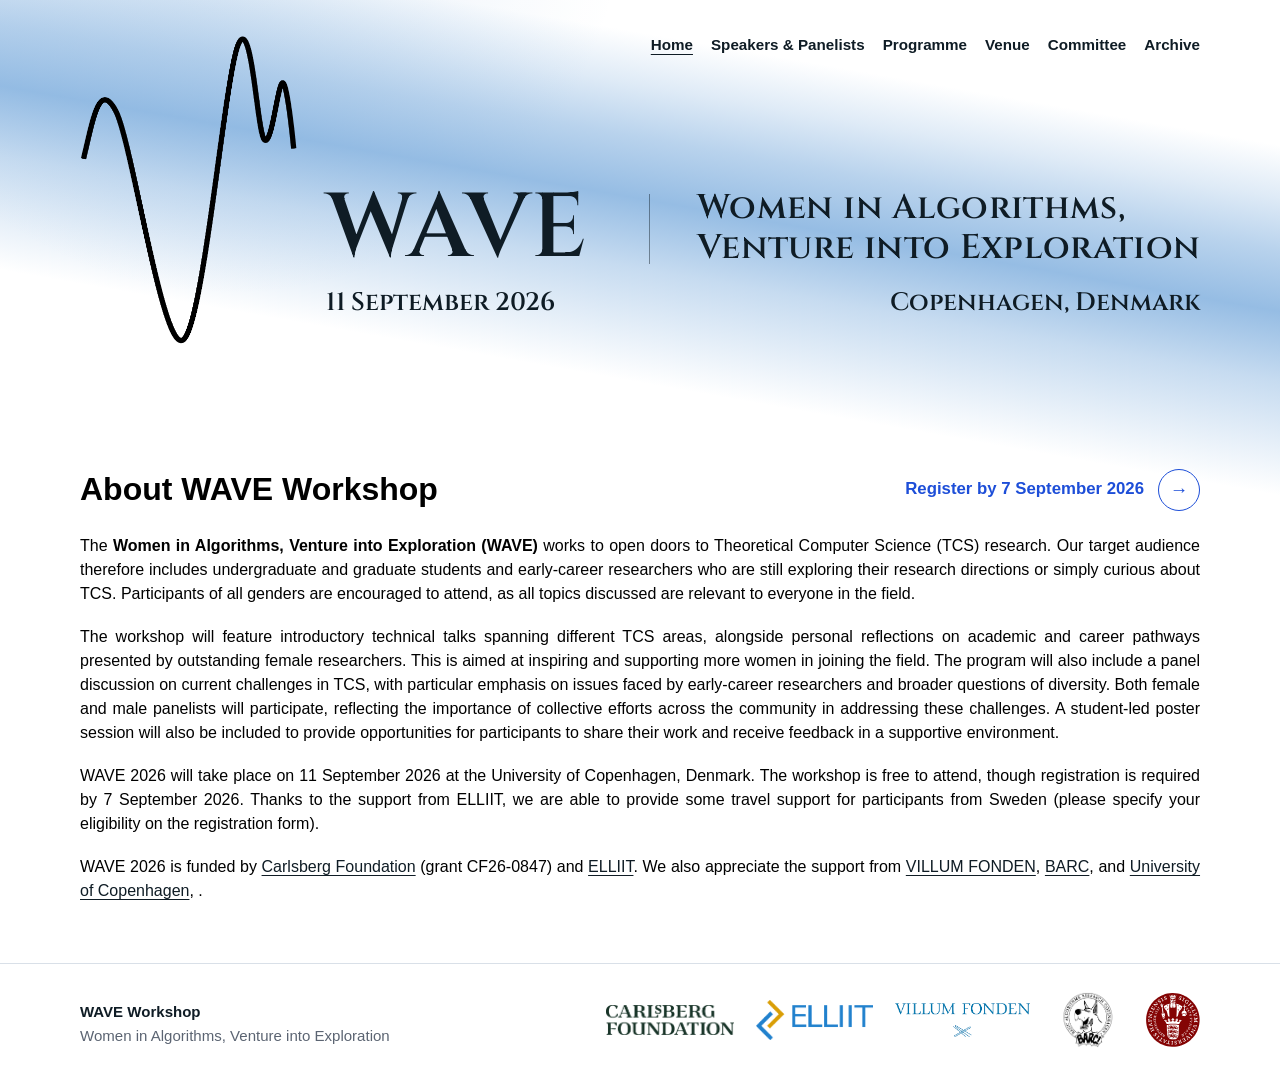
<file: index.html>
<!DOCTYPE html>
<html lang="en">
<head>
  <meta charset="UTF-8" />
  <meta name="viewport" content="width=device-width, initial-scale=1.0" />
  <title>WAVE 2026 | Home</title>
  <link rel="stylesheet" href="styles.css" />
  <link href="https://fonts.googleapis.com/css2?family=Cinzel:wght@400;600&display=swap" rel="stylesheet">
</head>
<body>
  <header class="site-header">
    <div class="container nav">
      <input type="checkbox" id="navToggle" class="nav-toggle" hidden />
      <label for="navToggle" class="nav-burger" aria-label="Open menu"><span></span><span></span><span></span></label>
      <nav class="nav-links">
        <a class="active" href="index.html">Home</a>
        <a href="speakers.html">Speakers &amp; Panelists</a>
        <a href="programme.html">Programme</a>
        <a href="venue.html">Venue</a>
        <a href="committee.html">Committee</a>
        <a href="archive.html">Archive</a>
        </nav>
    </div>
  </header>

  <main>
    <section class="hero" id="home">
      <div class="hero-inner">
        <div class="hero-banner">
          <div class="hero-logo-left">
            <img src="wave_logo_notext.png" alt="WAVE Logo" />
          </div>

          <div class="hero-logo-right">
            <div class="hero-topline">
              <div class="hero-wave-text">WAVE</div>
              <div class="hero-divider"></div>
              <div class="hero-tagline">
                Women in Algorithms,<br />
                Venture into Exploration
              </div>
            </div>

            <div class="hero-meta-line">
              <span>11 September 2026</span>
              <span>Copenhagen, Denmark</span>
            </div>
          </div>
        </div>
      </div>
    </section>

    <section class="about-section">
      <div class="container">
        <div class="section-head about-head">
          <h2>About WAVE Workshop</h2>
          <p class="register-cta">
            <a href="https://docs.google.com/forms/d/e/1FAIpQLScT8ZYr7OBBfhhxyWwQm3j9zyknb2RxO4AZAsdhpVvkfMG19Q/viewform?usp=header" target="_blank" rel="noopener">
              <span class="register-cta-text">Register by 7 September 2026</span>
              <span class="register-cta-arrow" aria-hidden="true">&rarr;</span>
            </a>
          </p>
        </div>
        <div class="section-head">
          <p>The <strong>Women in Algorithms, Venture into Exploration (WAVE)</strong> works to open doors to Theoretical Computer Science (TCS) research. Our target audience therefore includes undergraduate and graduate students and early-career researchers who are still exploring their research directions or simply curious about TCS. Participants of all genders are encouraged to attend, as all topics discussed are relevant to everyone in the field.</p>

        <p>The workshop will feature introductory technical talks spanning different TCS areas, alongside personal reflections on academic and career pathways presented by outstanding female researchers. This is aimed at inspiring and supporting more women in joining the field.
          The program will also include a panel discussion on current challenges in TCS, with particular emphasis on issues faced by early-career researchers and broader questions of diversity. Both female and male panelists will participate, reflecting the importance of collective efforts across the community in addressing these challenges. A student-led poster session will also be included to provide opportunities for participants to share their work and receive feedback in a supportive environment.
          </p>
          
          <p></p>
          <p>WAVE 2026 will take place on 11 September 2026 at the University of Copenhagen, Denmark. 
          <!-- Our target audience includes undergraduate and graduate students, as well as early-career researchers, who are still exploring their research directions or simply curious about TCS. -->
          <!-- Participants of all genders are encouraged to attend, as all topics discussed are relevant to everyone in the field.  -->
          The workshop is free to attend, though registration is required by 7 September 2026. Thanks to the support from ELLIIT, we are able to provide some travel support for participants from Sweden (please specify your eligibility on the registration form).</p>
          <p>WAVE 2026 is funded by <a class="inline-link" href="https://www.carlsbergfondet.dk/en/">Carlsberg Foundation</a> (grant CF26-0847) and <a class="inline-link" href="https://elliit.se/">ELLIIT</a>. We also appreciate the support from <a class="inline-link" href="https://fondene.dk/en">VILLUM FONDEN</a>, <a class="inline-link" href="https://barc.ku.dk/">BARC</a>, and <a class="inline-link" href="https://www.ku.dk/en">University of Copenhagen</a>, .</p>
        </div>
      </div>
    </section>
  </main>

  <footer class="footer">
    <div class="container footer-inner">
      <div class="footer-text">
        <strong>WAVE Workshop</strong><br />
        Women in Algorithms, Venture into Exploration
      </div>
      <div class="footer-sponsors">
        <div class="sponsor-logos">
          <div class="sponsor-col">
            <img class="sponsor-carlsberg" src="fig/sponsors/Carlsberg.jpg" alt="Carlsberg Foundation" />
            <img class="sponsor-elliit" src="fig/sponsors/elliit.png" alt="ELLIIT" />
            <img class="sponsor-villum" src="fig/sponsors/Villum2.png" alt="Villum Foundation" />
          </div>
          <img class="sponsor-square sponsor-barc" src="fig/sponsors/BARC-logo-Caslon-bold.png" alt="BARC – Basic Algorithms Research Copenhagen" />
          <img class="sponsor-square" src="fig/sponsors/Ku.svg" alt="University of Copenhagen" />
        </div>
      </div>
    </div>
  </footer>
</body>
</html>
</file>
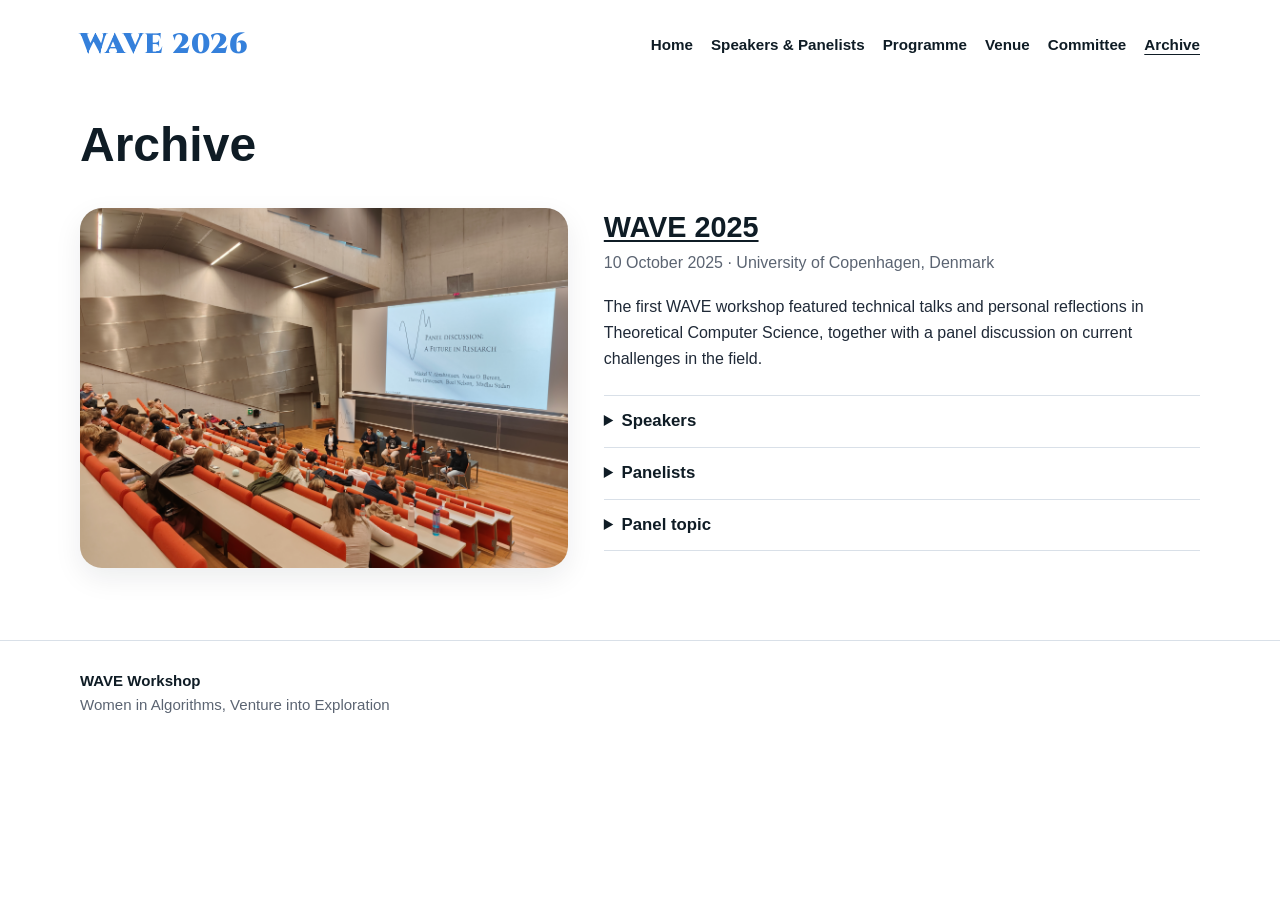
<file: archive.html>
<!DOCTYPE html>
<html lang="en">
<head>
  <meta charset="UTF-8" />
  <meta name="viewport" content="width=device-width, initial-scale=1.0" />
  <title>WAVE 2026 | Archive</title>

  <link rel="stylesheet" href="styles.css" />
  <link href="https://fonts.googleapis.com/css2?family=Cinzel:wght@400;600&display=swap" rel="stylesheet">
</head>

<body>
  <header class="site-header">
    <div class="container nav has-brand">
      <div class="brand">WAVE 2026</div>

      <input type="checkbox" id="navToggle" class="nav-toggle" hidden />
      <label for="navToggle" class="nav-burger" aria-label="Open menu"><span></span><span></span><span></span></label>
      <nav class="nav-links">
        <a href="index.html">Home</a>
        <a href="speakers.html">Speakers &amp; Panelists</a>
        <a href="programme.html">Programme</a>
        <a href="venue.html">Venue</a>
        <a href="committee.html">Committee</a>
        <a class="active" href="archive.html">Archive</a>
      </nav>
    </div>
  </header>

  <main>
    <section class="page-hero">
      <div class="container">
        <h1>Archive</h1>
      </div>
    </section>

    <section class="archive-section">
      <div class="container">

        <article class="archive-feature">
          <div class="archive-photo-wrap">
            <img src="fig/WAVE2026/favourite.jpg" alt="Participants at WAVE 2025" class="archive-photo" />
          </div>

          <div class="archive-info">
            <div class="archive-year-line">
              <h2>
                <a class="inline-link" href="https://barc.ku.dk/events/wave-2025/" target="_blank">
                  WAVE 2025
                </a>
              </h2>
              <p>10 October 2025 · University of Copenhagen, Denmark</p>
            </div>

            <p class="archive-intro">
              The first WAVE workshop featured technical talks and personal reflections in Theoretical Computer Science, together with a panel discussion on current challenges in the field.
            </p>

            <details class="archive-details">
              <summary>Speakers</summary>
              <ul>
                <li>Meena Mahajan, Institute of Mathematical Sciences, India</li>
                <li>Therese Graversen, IT University of Copenhagen, Denmark</li>
                <li>Ioana-Oriana Bercea, KTH Royal Institute of Technology, Sweden</li>
                <li>Xiao Hu, University of Waterloo, Canada</li>
              </ul>
            </details>

            <details class="archive-details">
              <summary>Panelists</summary>
              <ul>
                <li>Mikkel Abrahamsen, University of Copenhagen, Denmark</li>
                <li>Ioana-Oriana Bercea, KTH Royal Institute of Technology, Sweden</li>
                <li>Therese Graversen, IT University of Copenhagen, Denmark</li>
                <li>Boel Nelson, University of Copenhagen, Denmark</li>
                <li>Madhu Sudan, Harvard University, United States</li>
              </ul>
            </details>

            <details class="archive-details">
              <summary>Panel topic</summary>
              <p>A future in research?</p>
            </details>
          </div>
        </article>

      </div>
    </section>
  </main>

  <footer class="footer">
    <div class="container">
      <strong>WAVE Workshop</strong><br />
      Women in Algorithms, Venture into Exploration
    </div>
  </footer>
</body>
</html>
</file>
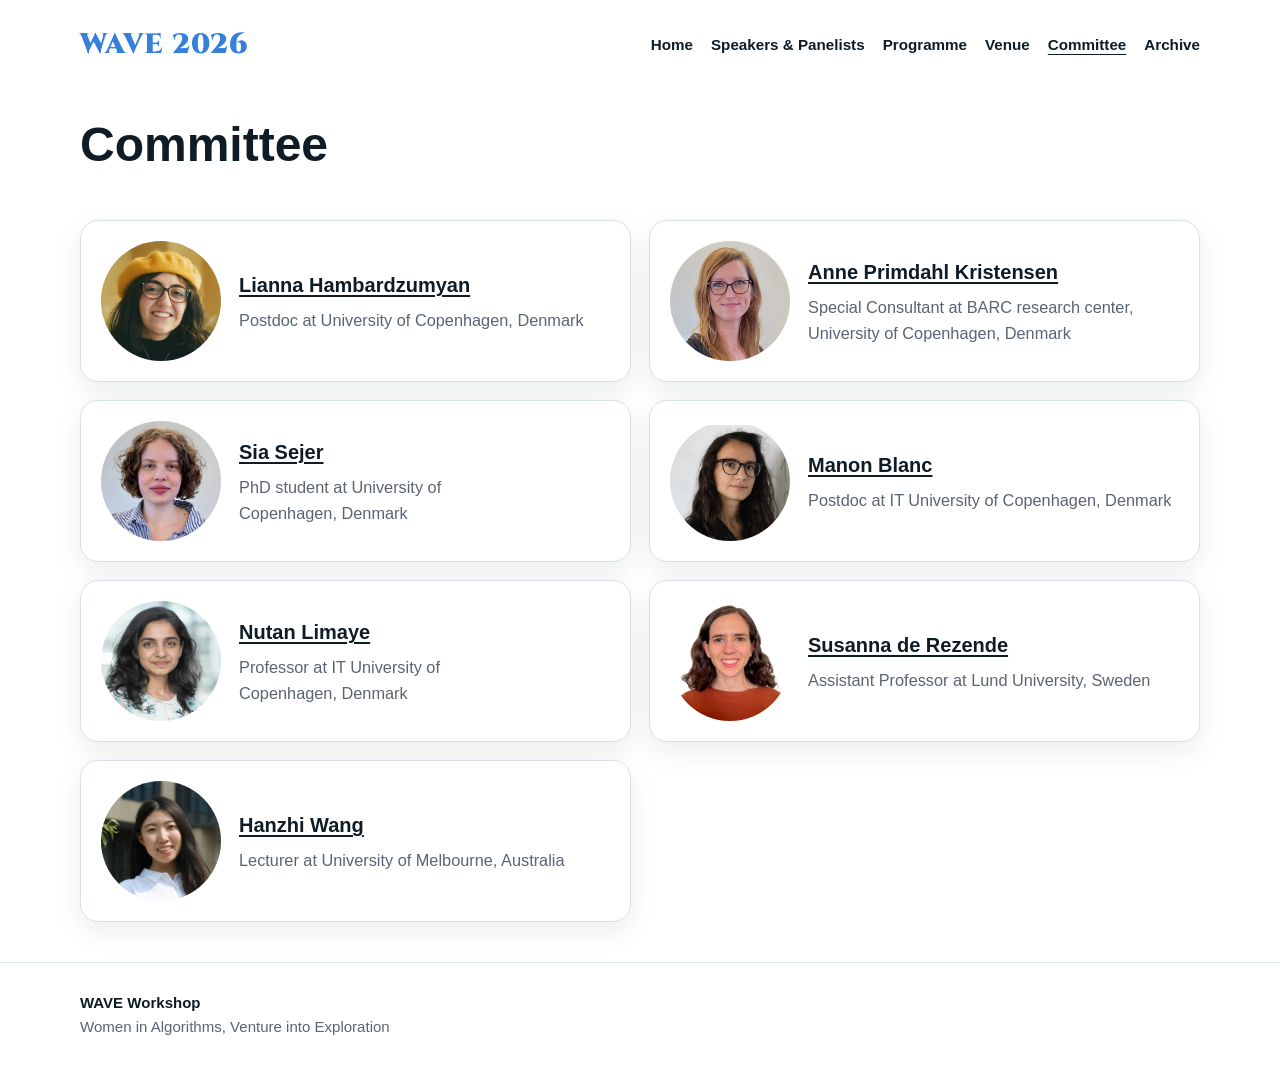
<file: committee.html>
<!DOCTYPE html>
<html lang="en">
<head>
  <meta charset="UTF-8" />
  <meta name="viewport" content="width=device-width, initial-scale=1.0" />
  <title>WAVE 2026 | Committee</title>
  <link rel="stylesheet" href="styles.css" />
  <link href="https://fonts.googleapis.com/css2?family=Cinzel:wght@400;600&display=swap" rel="stylesheet">
</head>
<body>
  <header class="site-header">
    <div class="container nav has-brand">
    <div class="brand">WAVE 2026</div>
      <input type="checkbox" id="navToggle" class="nav-toggle" hidden />
      <label for="navToggle" class="nav-burger" aria-label="Open menu"><span></span><span></span><span></span></label>
      <nav class="nav-links">
        <a href="index.html">Home</a>
        <a href="speakers.html">Speakers &amp; Panelists</a>
        <a href="programme.html">Programme</a>
        <a href="venue.html">Venue</a>
        <a class="active" href="committee.html">Committee</a>
        <a href="archive.html">Archive</a>
      </nav>
    </div>
  </header>

  <main>
    <section class="page-hero">
      <div class="container">
        <div class="eyebrow">Organizing Team</div>
        <h1>Committee</h1>
      </div>
    </section>

    <section>
      <div class="container">
        <div class="committee-grid">
         <div class="committee-card">
  <div class="committee-person">
    <div class="committee-photo">
      <img src="fig/WAVE2026/lianna.jpg" alt="Lianna Hambardzumyan">
    </div>
    <div class="committee-info">
      <h4><a href="https://www.cs.mcgill.ca/~lhamba/">Lianna Hambardzumyan</a></h4>
      <p>Postdoc at University of Copenhagen, Denmark</p>
    </div>
  </div>
</div>

<div class="committee-card">
  <div class="committee-person">
    <div class="committee-photo">
      <img src="fig/WAVE2026/anne.jpg" class="photo-anne" alt="Anne Primdahl Kristensen">
    </div>
    <div class="committee-info">
      <h4><a href="https://barc.ku.dk/about/">Anne Primdahl Kristensen</a></h4>
      <p>Special Consultant at BARC research center, University of Copenhagen, Denmark</p>
    </div>
  </div>
</div>

<div class="committee-card">
  <div class="committee-person">
    <div class="committee-photo">
      <img src="fig/WAVE2026/sia.jpg" class="photo-sia" alt="Sia Sejer">
    </div>
    <div class="committee-info">
      <h4><a href="https://barc.ku.dk/news/barc-welcomes-sia-sejer/">Sia Sejer</a></h4>
      <p>PhD student at University of Copenhagen, Denmark</p>
    </div>
  </div>
</div>

<div class="committee-card">
  <div class="committee-person">
    <div class="committee-photo">
      <img src="fig/WAVE2026/manon.jpg" class="photo-manon" alt="Manon Blanc">
    </div>
    <div class="committee-info">
      <h4><a href="https://perso.crans.org/mblanc/">Manon Blanc</a></h4>
      <p>Postdoc at IT University of Copenhagen, Denmark </p>
    </div>
  </div>
</div>

<div class="committee-card">
  <div class="committee-person">
    <div class="committee-photo">
      <img src="fig/WAVE2026/nutan.png" alt="Nutan Limaye">
    </div>
    <div class="committee-info">
      <h4><a href="https://nutanlimaye.github.io/">Nutan Limaye</a></h4>
      <p>Professor at IT University of Copenhagen, Denmark </p>
    </div>
  </div>
</div>

<div class="committee-card">
  <div class="committee-person">
    <div class="committee-photo">
      <img src="fig/WAVE2026/susanna.png" alt="Susanna de Rezende">
    </div>
    <div class="committee-info">
      <h4><a href="https://derezende.github.io/">Susanna de Rezende</a></h4>
      <p>Assistant Professor at Lund University, Sweden </p>
    </div>
  </div>
</div>

<div class="committee-card">
  <div class="committee-person">
    <div class="committee-photo">
      <img src="fig/WAVE2026/hanzhi.jpeg" class="photo-hanzhi" alt="Hanzhi Wang">
    </div>
    <div class="committee-info">
      <h4><a href="https://wanghzccls.github.io/">Hanzhi Wang</a></h4>
      <p>Lecturer at University of Melbourne, Australia</p>
    </div>
  </div>
</div>
        </div>
      </div>
    </section>
  </main>

  <footer class="footer">
    <div class="container">
      <strong>WAVE Workshop</strong><br />
      Women in Algorithms, Venture into Exploration
    </div>
  </footer>
</body>
</html>
</file>
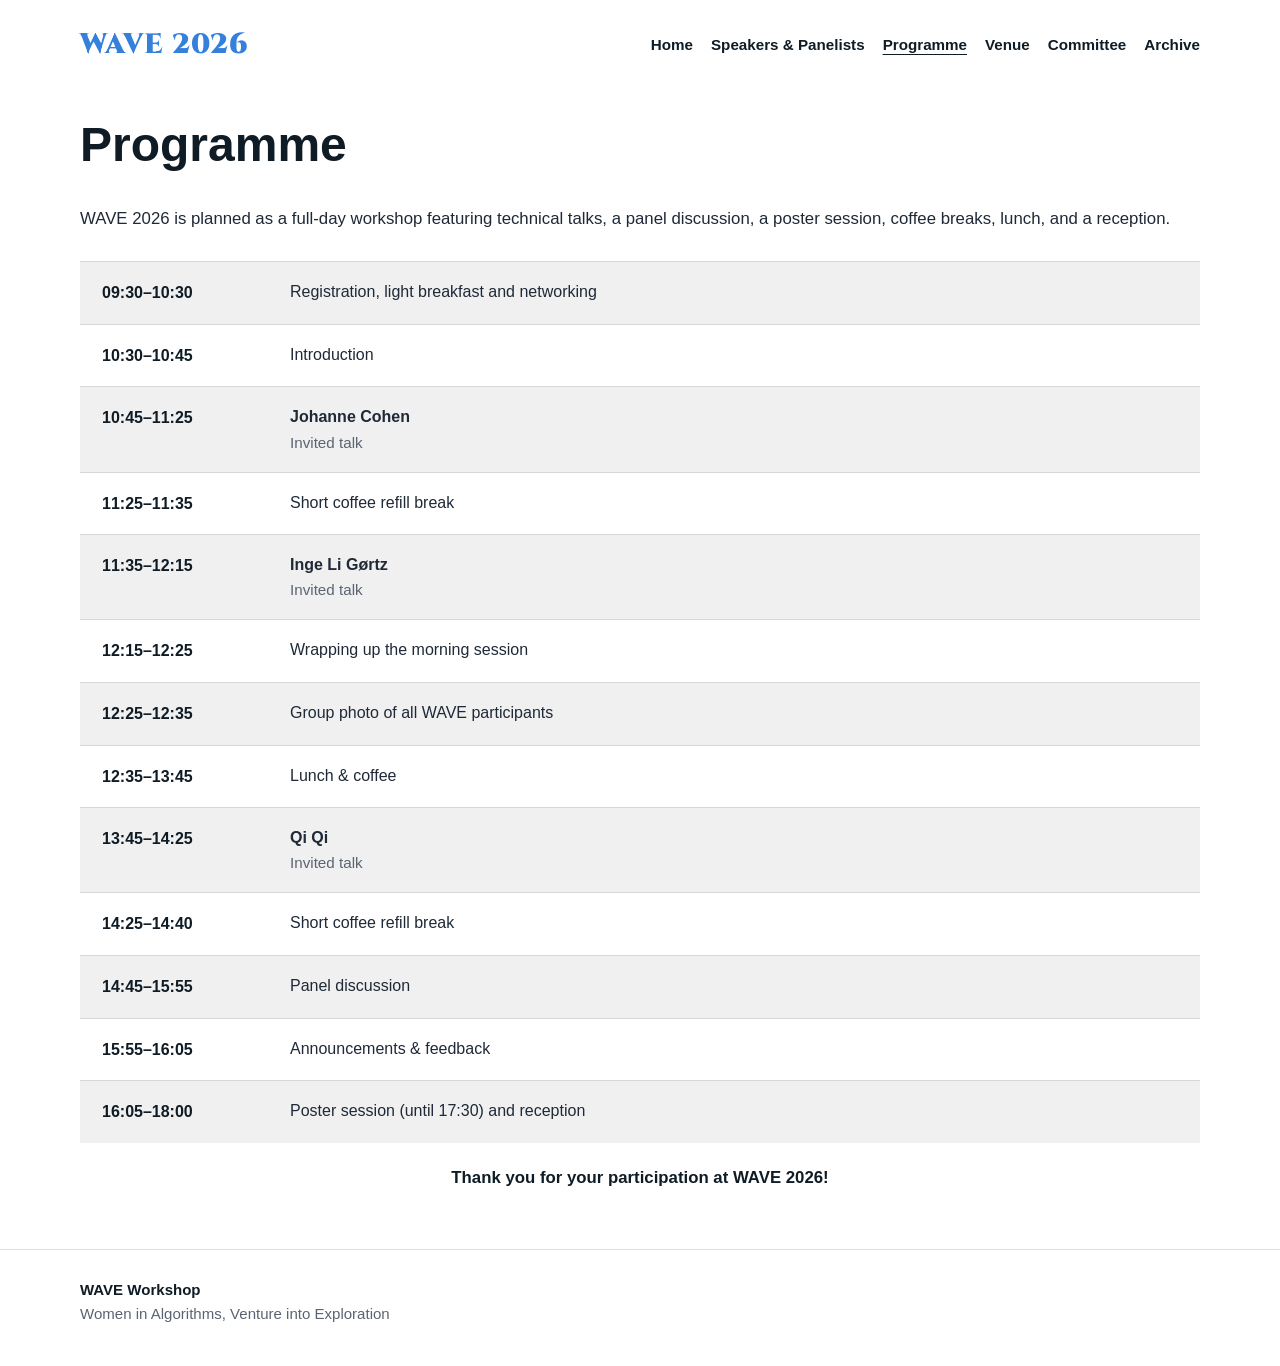
<file: programme.html>
<!DOCTYPE html>
<html lang="en">
<head>
  <meta charset="UTF-8" />
  <meta name="viewport" content="width=device-width, initial-scale=1.0" />
  <title>WAVE 2026 | Programme</title>
  <link rel="stylesheet" href="styles.css" />
  <link href="https://fonts.googleapis.com/css2?family=Cinzel:wght@400;600&display=swap" rel="stylesheet">
</head>
<body>
  <header class="site-header">
    <div class="container nav has-brand">
    <div class="brand">WAVE 2026</div>
      <input type="checkbox" id="navToggle" class="nav-toggle" hidden />
      <label for="navToggle" class="nav-burger" aria-label="Open menu"><span></span><span></span><span></span></label>
      <nav class="nav-links">
        <a href="index.html">Home</a>
        <a href="speakers.html">Speakers &amp; Panelists</a>
        <a class="active" href="programme.html">Programme</a>
        <a href="venue.html">Venue</a>
        <a href="committee.html">Committee</a>
        <a href="archive.html">Archive</a>
      </nav>
    </div>
  </header>

  <main>
    <section class="page-hero">
      <div class="container">
        <h1>Programme</h1>
      </div>
    </section>

    <section class="programme-section">
      <div class="container">
        <p class="programme-intro">
          WAVE 2026 is planned as a full-day workshop featuring technical talks,
          a panel discussion, a poster session, coffee breaks, lunch, and a reception.
        </p>

        <div class="programme-list">
          <div class="program-row">
            <div class="program-time">09:30–10:30</div>
            <div class="program-activity">Registration, light breakfast and networking</div>
          </div>

          <div class="program-row">
            <div class="program-time">10:30–10:45</div>
            <div class="program-activity">Introduction</div>
          </div>

          <div class="program-row">
            <div class="program-time">10:45–11:25</div>
            <div class="program-activity">
              <strong>Johanne Cohen</strong>
              <span class="program-note">Invited talk</span>
            </div>
          </div>

          <div class="program-row">
            <div class="program-time">11:25–11:35</div>
            <div class="program-activity">Short coffee refill break</div>
          </div>

          <div class="program-row">
            <div class="program-time">11:35–12:15</div>
            <div class="program-activity">
              <strong>Inge Li Gørtz</strong>
              <span class="program-note">Invited talk</span>
            </div>
          </div>

          <div class="program-row">
            <div class="program-time">12:15–12:25</div>
            <div class="program-activity">Wrapping up the morning session</div>
          </div>

          <div class="program-row">
            <div class="program-time">12:25–12:35</div>
            <div class="program-activity">Group photo of all WAVE participants</div>
          </div>

          <div class="program-row">
            <div class="program-time">12:35–13:45</div>
            <div class="program-activity">Lunch &amp; coffee</div>
          </div>

          <div class="program-row">
            <div class="program-time">13:45–14:25</div>
            <div class="program-activity">
              <strong>Qi Qi</strong>
              <span class="program-note">Invited talk</span>
            </div>
          </div>

          <div class="program-row">
            <div class="program-time">14:25–14:40</div>
            <div class="program-activity">Short coffee refill break</div>
          </div>

          <div class="program-row">
            <div class="program-time">14:45–15:55</div>
            <div class="program-activity">Panel discussion</div>
          </div>

          <div class="program-row">
            <div class="program-time">15:55–16:05</div>
            <div class="program-activity">Announcements &amp; feedback</div>
          </div>

          <div class="program-row">
            <div class="program-time">16:05–18:00</div>
            <div class="program-activity">Poster session (until 17:30) and reception</div>
          </div>
        </div>
        <p class="program-thanks">Thank you for your participation at WAVE 2026!</p>
      </div>
    </section>
  </main>

  <footer class="footer">
    <div class="container">
      <strong>WAVE Workshop</strong><br />
      Women in Algorithms, Venture into Exploration
    </div>
  </footer>
</body>
</html>
</file>
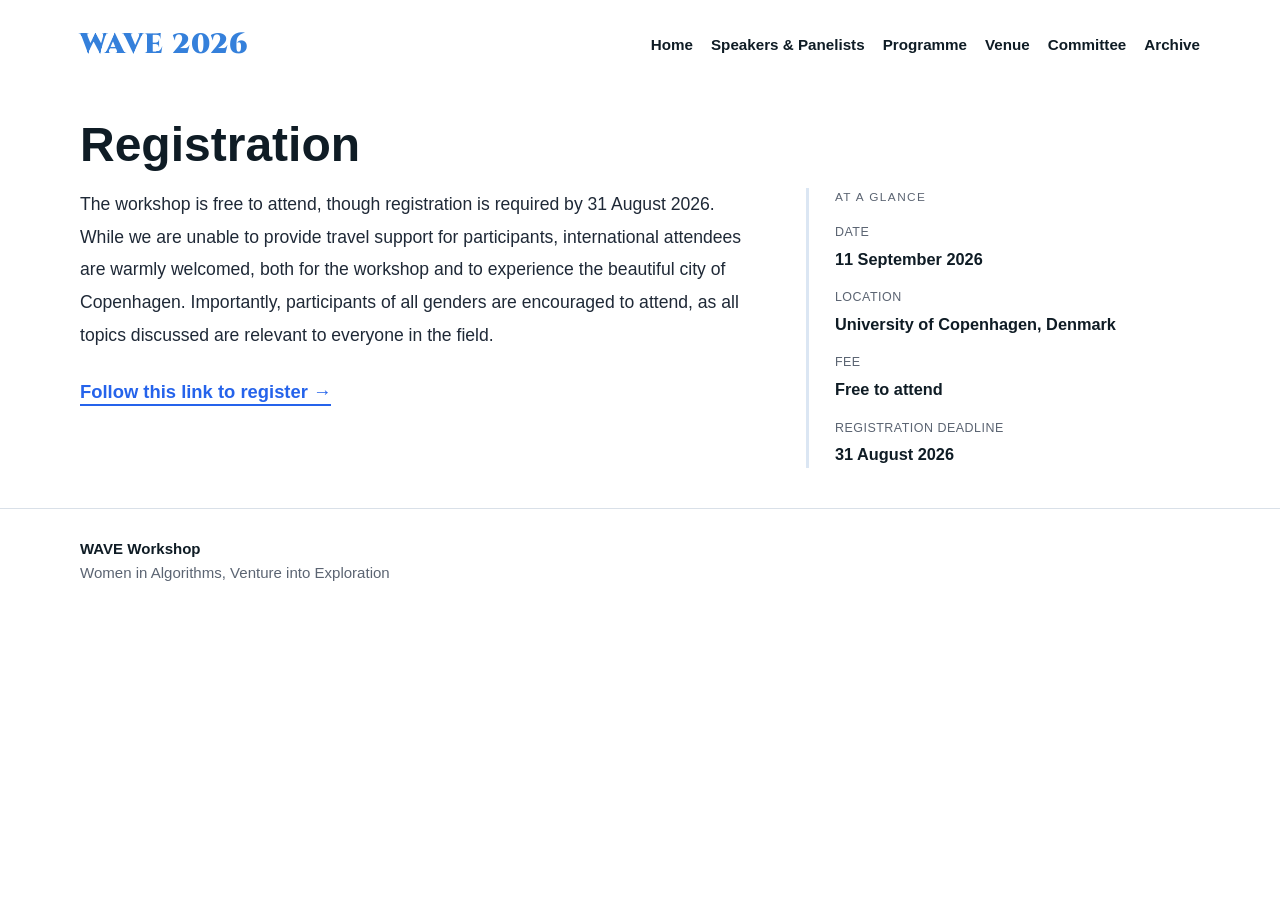
<file: registration.html>
<!DOCTYPE html>
<html lang="en">
<head>
  <meta charset="UTF-8" />
  <meta name="viewport" content="width=device-width, initial-scale=1.0" />
  <title>WAVE 2026 | Registration</title>
  <link rel="stylesheet" href="styles.css" />
  <link href="https://fonts.googleapis.com/css2?family=Cinzel:wght@400;600&display=swap" rel="stylesheet">
</head>
<body>
  <header class="site-header">
    <div class="container nav has-brand">
    <div class="brand">WAVE 2026</div>
      <input type="checkbox" id="navToggle" class="nav-toggle" hidden />
      <label for="navToggle" class="nav-burger" aria-label="Open menu"><span></span><span></span><span></span></label>
      <nav class="nav-links">
        <a href="index.html">Home</a>
        <a href="speakers.html">Speakers &amp; Panelists</a>
        <a href="programme.html">Programme</a>
        <a href="venue.html">Venue</a>
        <a href="committee.html">Committee</a>
        <a href="archive.html">Archive</a>
      </nav>
    </div>
  </header>

  <main>
    <section class="page-hero">
      <div class="container">
        <div class="eyebrow">Attend WAVE 2026</div>
        <h1>Registration</h1>
      </div>
    </section>

    <section class="reg-section">
      <div class="container reg-grid">
        <div class="reg-main">
          <p class="reg-text">The workshop is free to attend, though registration is required by 31 August 2026. While we are unable to provide travel support for participants, international attendees are warmly welcomed, both for the workshop and to experience the beautiful city of Copenhagen. Importantly, participants of all genders are encouraged to attend, as all topics discussed are relevant to everyone in the field.</p>
          <p class="reg-link"><a href="https://docs.google.com/forms/d/e/1FAIpQLScT8ZYr7OBBfhhxyWwQm3j9zyknb2RxO4AZAsdhpVvkfMG19Q/viewform?usp=header" target="_blank" rel="noopener">Follow this link to register&nbsp;&rarr;</a></p>
        </div>
        <aside class="reg-details">
          <span class="reg-details-label">At a glance</span>
          <dl>
            <div><dt>Date</dt><dd>11 September 2026</dd></div>
            <div><dt>Location</dt><dd>University of Copenhagen, Denmark</dd></div>
            <div><dt>Fee</dt><dd>Free to attend</dd></div>
            <div><dt>Registration deadline</dt><dd>31 August 2026</dd></div>
          </dl>
        </aside>
      </div>
    </section>
  </main>

  <footer class="footer">
    <div class="container">
      <strong>WAVE Workshop</strong><br />
      Women in Algorithms, Venture into Exploration
    </div>
  </footer>
</body>
</html>
</file>
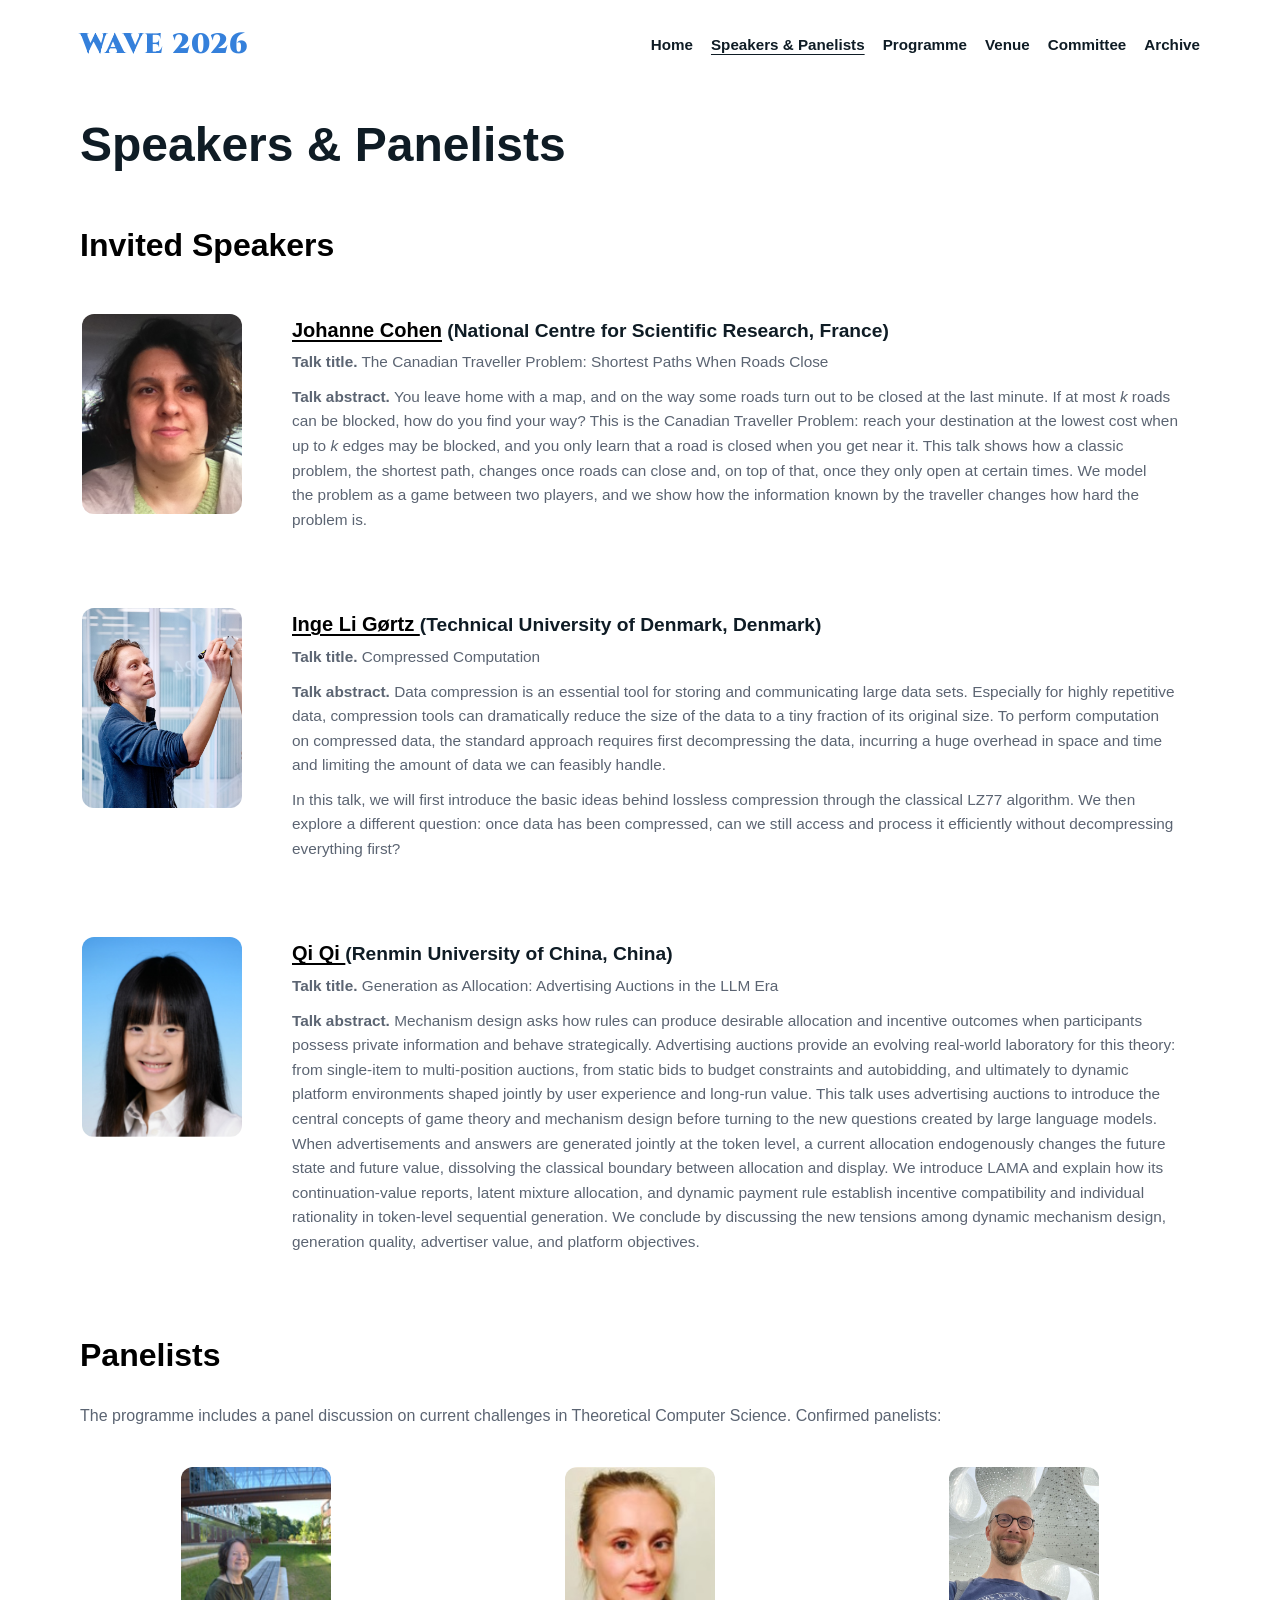
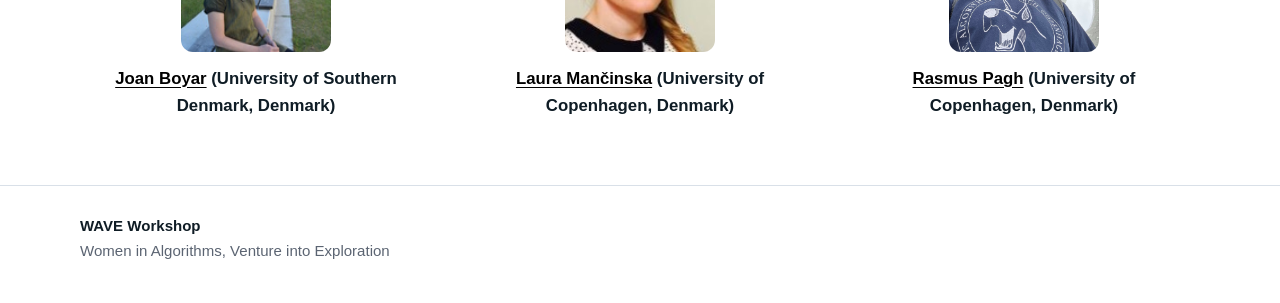
<file: speakers.html>
<!DOCTYPE html>
<html lang="en">
<head>
  <meta charset="UTF-8" />
  <meta name="viewport" content="width=device-width, initial-scale=1.0" />
  <title>WAVE 2026 | Speakers</title>
  <link rel="stylesheet" href="styles.css" />
  <link href="https://fonts.googleapis.com/css2?family=Cinzel:wght@400;600&display=swap" rel="stylesheet">
</head>
<body>
  <header class="site-header">
    <div class="container nav has-brand">
    <div class="brand">WAVE 2026</div>
      <input type="checkbox" id="navToggle" class="nav-toggle" hidden />
      <label for="navToggle" class="nav-burger" aria-label="Open menu"><span></span><span></span><span></span></label>
      <nav class="nav-links">
        <a href="index.html">Home</a>
        <a class="active" href="speakers.html">Speakers &amp; Panelists</a>
        <a href="programme.html">Programme</a>
        <a href="venue.html">Venue</a>
        <a href="committee.html">Committee</a>
        <a href="archive.html">Archive</a>
      </nav>
    </div>
  </header>

  <main>
    <section class="page-hero">
      <div class="container">
        <div class="eyebrow">Speakers &amp; Panelists</div>
        <h1>Speakers &amp; Panelists</h1>
      </div>
    </section>

    <section class="speakers-section">
      <div class="container">
        <div class="section-head"><h2>Invited Speakers</h2></div>
        <div class="cards">
          <article class="card">
            <div class="card-body person-block">
              <div class="person-top">
                <div class="person-photo">
                <img class="speaker-johanne" src="fig/WAVE2026/johanne.jpg" alt="Johanne">
                </div>
                <div>
                  <h3 class="person-name"><a href="https://perso.lisn.upsaclay.fr/jcohen/">Johanne Cohen</a> (National Centre for Scientific Research, France)</h3>
                  <p><strong>Talk title.</strong> The Canadian Traveller Problem: Shortest Paths When Roads Close</p>
                  <p><strong>Talk abstract.</strong> You leave home with a map, and on the way some roads turn out to be closed at the last minute. If at most <em>k</em> roads can be blocked, how do you find your way? This is the Canadian Traveller Problem: reach your destination at the lowest cost when up to <em>k</em> edges may be blocked, and you only learn that a road is closed when you get near it. This talk shows how a classic problem, the shortest path, changes once roads can close and, on top of that, once they only open at certain times. We model the problem as a game between two players, and we show how the information known by the traveller changes how hard the problem is.</p>
                </div>
              </div>
            </div>
          </article>

          <article class="card">
            <div class="card-body person-block">
              <div class="person-top">
                <div class="person-photo">
                <img class="speaker-inge" src="fig/WAVE2026/inge.jpeg" alt="inge">
                </div>
                <div>
                  <h3 class="person-name"><a href="https://www.imm.dtu.dk/~inge/">Inge Li Gørtz </a>(Technical University of Denmark, Denmark)</h3>
                  <p><strong>Talk title.</strong> Compressed Computation</p>
                  <p><strong>Talk abstract.</strong> Data compression is an essential tool for storing and communicating large data sets. Especially for highly repetitive data, compression tools can dramatically reduce the size of the data to a tiny fraction of its original size. To perform computation on compressed data, the standard approach requires first decompressing the data, incurring a huge overhead in space and time and limiting the amount of data we can feasibly handle.</p>
                  <p>In this talk, we will first introduce the basic ideas behind lossless compression through the classical LZ77 algorithm. We then explore a different question: once data has been compressed, can we still access and process it efficiently without decompressing everything first?</p>
                </div>
              </div>
            </div>
          </article>
          
          <article class="card">
            <div class="card-body person-block">
              <div class="person-top">
                <div class="person-photo">
                <img class="speaker-qi" src="fig/WAVE2026/qiqi.png" alt="qi">
                </div>
                <div>
                  <h3 class="person-name"><a href="https://scholar.google.com/citations?user=rmxKTn4AAAAJ&hl=en">Qi Qi </a>(Renmin University of China, China)</h3>
                  <p><strong>Talk title.</strong> Generation as Allocation: Advertising Auctions in the LLM Era</p>
                  <p><strong>Talk abstract.</strong> Mechanism design asks how rules can produce desirable allocation and incentive outcomes when participants possess private information and behave strategically. Advertising auctions provide an evolving real-world laboratory for this theory: from single-item to multi-position auctions, from static bids to budget constraints and autobidding, and ultimately to dynamic platform environments shaped jointly by user experience and long-run value. This talk uses advertising auctions to introduce the central concepts of game theory and mechanism design before turning to the new questions created by large language models. When advertisements and answers are generated jointly at the token level, a current allocation endogenously changes the future state and future value, dissolving the classical boundary between allocation and display. We introduce LAMA and explain how its continuation-value reports, latent mixture allocation, and dynamic payment rule establish incentive compatibility and individual rationality in token-level sequential generation. We conclude by discussing the new tensions among dynamic mechanism design, generation quality, advertiser value, and platform objectives.</p>
                </div>
              </div>
            </div>
          </article>
<!--          <p> More speakers to be annouced. </p>-->
        </div>
      </div>
    </section>

    <section class="speakers-section panelists-section">
      <div class="container">
        <div class="section-head"><h2>Panelists</h2></div>
        <p class="panelists-intro">
          The programme includes a panel discussion on current challenges in Theoretical Computer Science.
          Confirmed panelists:
        </p>
        <div class="cards">
          <article class="card">
            <div class="card-body person-block">
              <div class="person-top">
                <div class="person-photo">
                  <img src="fig/WAVE2026/joan.jpg" alt="Joan Boyar">
                </div>
                <div>
                  <h3 class="person-name"><a href="https://imada.sdu.dk/u/joan/">Joan Boyar</a> (University of Southern Denmark, Denmark)</h3>
                </div>
              </div>
            </div>
          </article>

          <article class="card">
            <div class="card-body person-block">
              <div class="person-top">
                <div class="person-photo">
                  <img src="fig/WAVE2026/laura.jpg" alt="Laura Mančinska">
                </div>
                <div>
                  <h3 class="person-name"><a href="https://www.math.ku.dk/english/staff/?pure=en/persons/604782">Laura Man&#269;inska</a> (University of Copenhagen, Denmark)</h3>
                </div>
              </div>
            </div>
          </article>

          <article class="card">
            <div class="card-body person-block">
              <div class="person-top">
                <div class="person-photo">
                  <img src="fig/WAVE2026/rasmus.jpg" alt="Rasmus Pagh">
                </div>
                <div>
                  <h3 class="person-name"><a href="https://rasmuspagh.net/">Rasmus Pagh</a> (University of Copenhagen, Denmark)</h3>
                </div>
              </div>
            </div>
          </article>
        </div>
      </div>
    </section>
  </main>

  <footer class="footer">
    <div class="container">
      <strong>WAVE Workshop</strong><br />
      Women in Algorithms, Venture into Exploration
    </div>
  </footer>
</body>
</html>
</file>
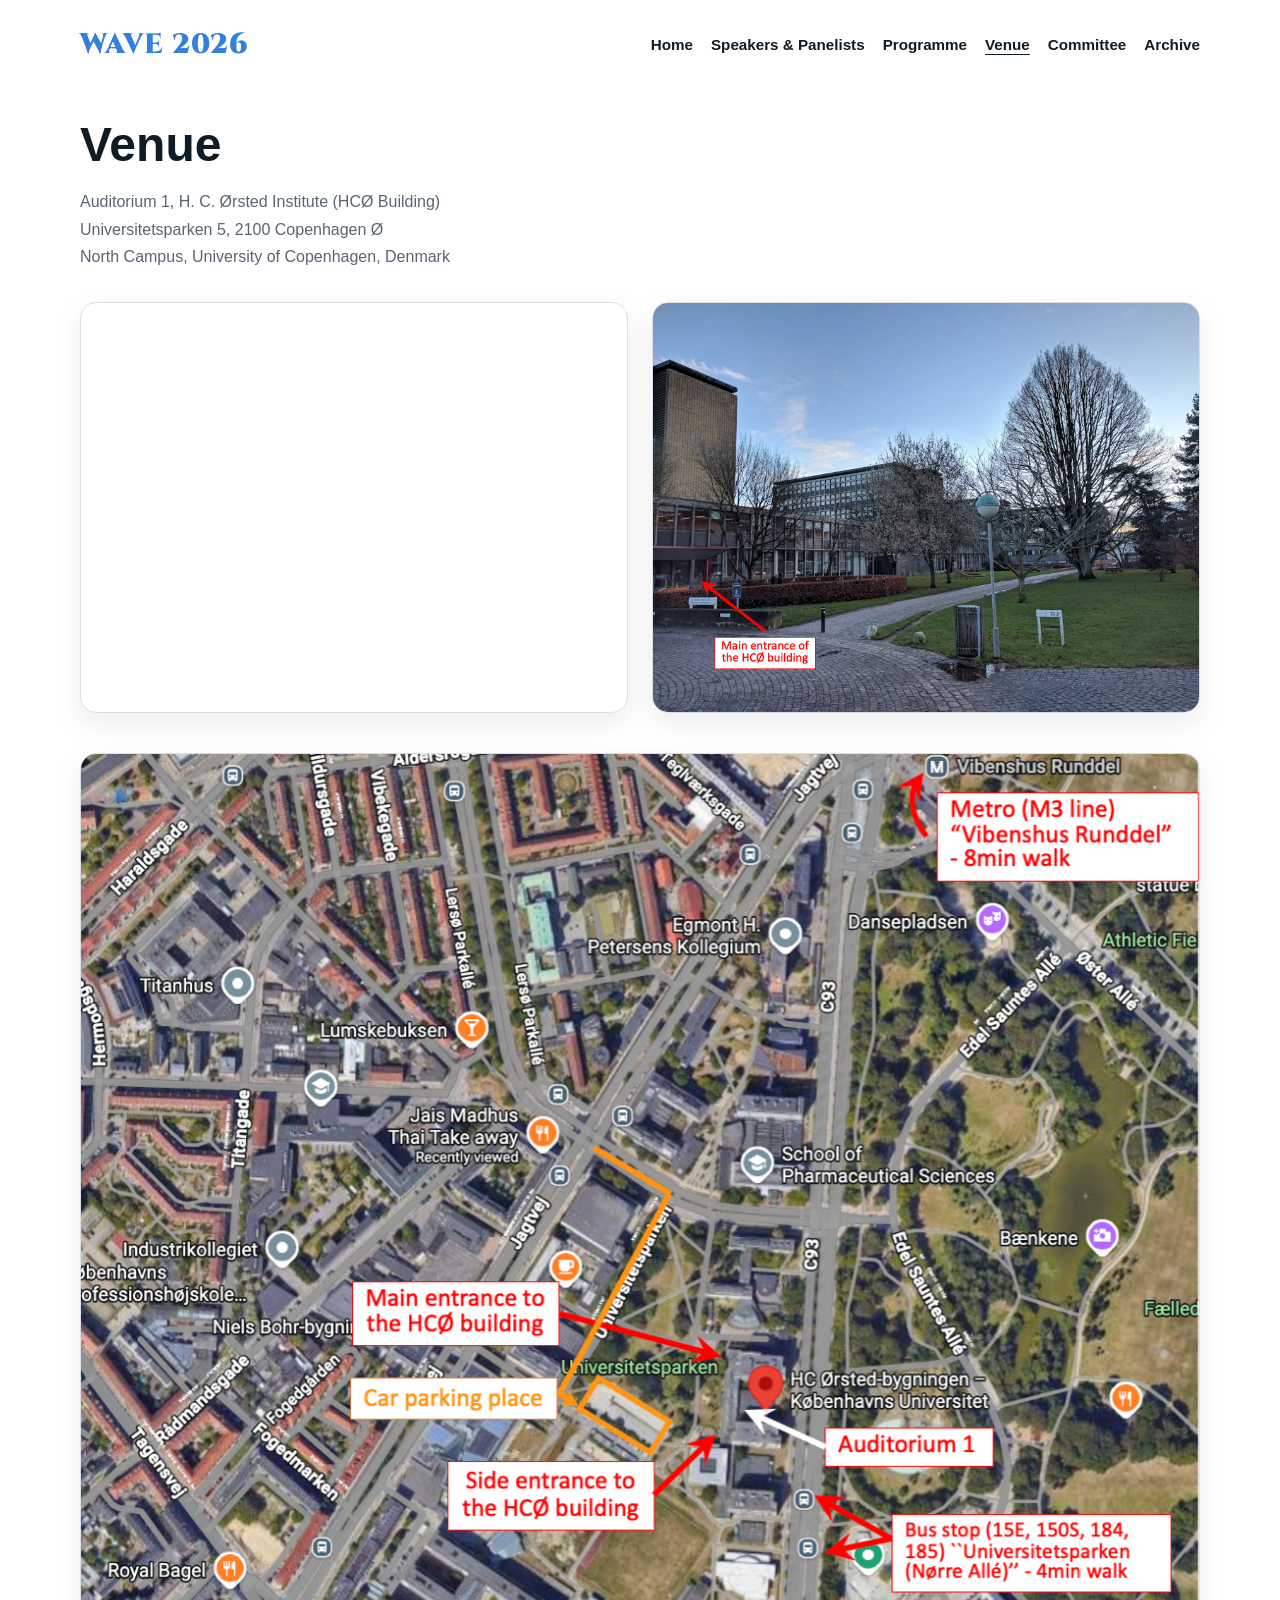
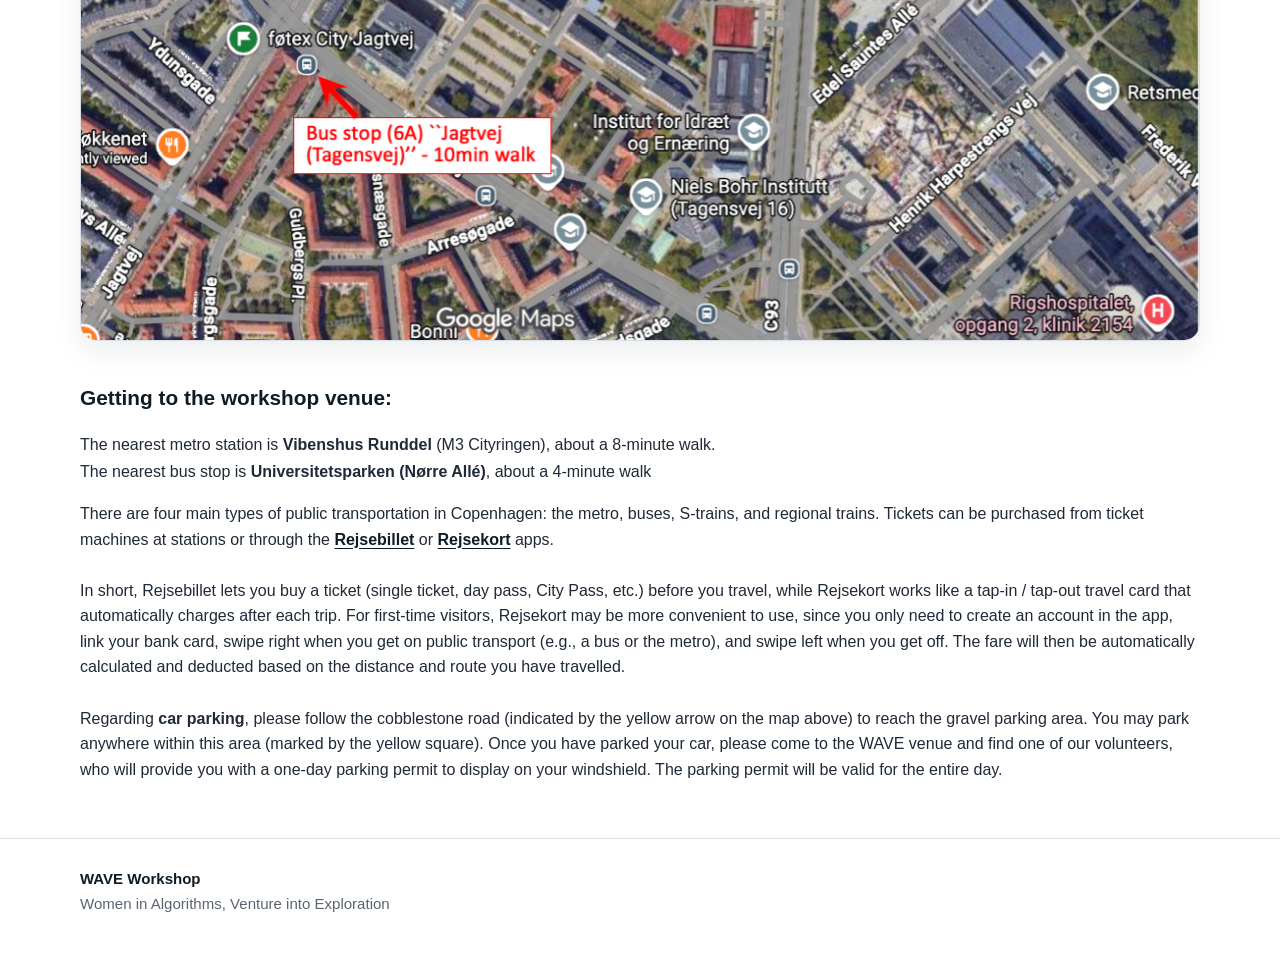
<file: venue.html>
<!DOCTYPE html>
<html lang="en">
<head>
  <meta charset="UTF-8" />
  <meta name="viewport" content="width=device-width, initial-scale=1.0" />
  <title>WAVE 2026 | Venue</title>
  <link rel="stylesheet" href="styles.css" />
  <link href="https://fonts.googleapis.com/css2?family=Cinzel:wght@400;600&display=swap" rel="stylesheet">
</head>
<body>
  <header class="site-header">
    <div class="container nav has-brand">
    <div class="brand">WAVE 2026</div>
      <input type="checkbox" id="navToggle" class="nav-toggle" hidden />
      <label for="navToggle" class="nav-burger" aria-label="Open menu"><span></span><span></span><span></span></label>
      <nav class="nav-links">
        <a href="index.html">Home</a>
        <a href="speakers.html">Speakers &amp; Panelists</a>
        <a href="programme.html">Programme</a>
        <a class="active" href="venue.html">Venue</a>
        <a href="committee.html">Committee</a>
        <a href="archive.html">Archive</a>
      </nav>
    </div>
  </header>

  <main>
    <section class="page-hero">
      <div class="container">
        <div class="eyebrow">Location</div>
        <h1>Venue</h1>
      </div>
    </section>

    <section class="venue-section">
      <div class="container">
        <div class="venue-info">
          <p class="venue-address">
            Auditorium 1, H.&nbsp;C.&nbsp;&Oslash;rsted Institute (HC&Oslash; Building)<br />
            Universitetsparken 5, 2100 Copenhagen &Oslash;<br />
            North Campus, University of Copenhagen, Denmark
          </p>
        </div>

        <div class="venue-media">
          <div class="venue-map">
            <iframe
              src="https://www.google.com/maps?q=H.C.%20%C3%98rsted%20Institute%2C%20Universitetsparken%205%2C%202100%20K%C3%B8benhavn&amp;output=embed"
              title="Map to H. C. Ørsted Institute"
              loading="lazy"
              referrerpolicy="no-referrer-when-downgrade"
              allowfullscreen></iframe>
          </div>

          <figure class="venue-photo">
            <img src="fig/venue/HCO.png" alt="H. C. Ørsted Institute building exterior" loading="lazy" />
          </figure>
        </div>

        <figure class="venue-plan">
          <img src="fig/venue/HCOmap.png"
               alt="Map showing the H. C. Ørsted building main and side entrances, Auditorium 1, Vibenshus Runddel metro and the Universitetsparken bus stops"
               loading="lazy" />
        </figure>

        <div class="venue-transport">
          <h3>Getting to the workshop venue: </h3>

          <div class="transport-item">
            <p>
              The nearest metro station is <strong>Vibenshus Runddel</strong> (M3 Cityringen), about a 8-minute walk.
            </p>
            <p>The nearest bus stop is <strong>Universitetsparken (Nørre Allé)</strong>, about a 4-minute walk </p>
          </div>
    
          <p>
            There are four main types of public transportation in Copenhagen: the metro, buses, S-trains, and regional trains. Tickets can be purchased from ticket machines at stations or through the <a class="inline-link" href="https://www.rejsebillet.dk/en-us" target="_blank" rel="noopener"><strong>Rejsebillet</strong></a> or <a class="inline-link" href="https://www.rejsekort.dk/en" target="_blank" rel="noopener"><strong>Rejsekort</strong></a> apps.
            
            <br /><br />
            In short, Rejsebillet lets you buy a ticket (single ticket, day pass, City Pass, etc.) before you travel, while Rejsekort works like a tap-in / tap-out travel card that automatically charges after each trip.
            For first-time visitors, Rejsekort may be more convenient to use, since you only need to create an account in the app, link your bank card, swipe right when you get on public transport (e.g., a bus or the metro), and swipe left when you get off. The fare will then be automatically calculated and deducted based on the distance and route you have travelled. 
            
            <br /><br />
            Regarding <strong>car parking</strong>, please follow the cobblestone road (indicated by the yellow arrow on the map above) to reach the gravel parking area. You may park anywhere within this area (marked by the yellow square).
            Once you have parked your car, please come to the WAVE venue and find one of our volunteers, who will provide you with a one-day parking permit to display on your windshield. The parking permit will be valid for the entire day.
          </p>
        </div>
      </div>
    </section>
  </main>

  <footer class="footer">
    <div class="container">
      <strong>WAVE Workshop</strong><br />
      Women in Algorithms, Venture into Exploration
    </div>
  </footer>
</body>
</html>
</file>
<file: styles.css>
:root {
  --bg: #ffffff;
  --surface: #ffffff;
  --surface-2: #f6f8fa;
  --text: #1f2937;
  --muted: #5b6472;
  --line: #d9e0e8;

  --primary: #0f1c25;
  --primary-2: #0f1c25;
  --accent: #0f1c25;
  --accent-soft: rgba(238, 243, 246, 0.9);

  --maxw: 1120px;
  --shadow: 0 10px 28px rgba(15, 28, 37, 0.08);
  --radius: 18px;
}

* {
  box-sizing: border-box;
}

html {
  scroll-behavior: smooth;
}

body {
  margin: 0;
  font-family: Arial, Helvetica, sans-serif;
  color: var(--text);
  line-height: 1.6;
  background: var(--bg);
}

a {
  color: var(--primary);
  text-decoration: none;
}

a:hover {
  text-decoration: underline;
}

.container {
  width: min(var(--maxw), calc(100% - 32px));
  margin: 0 auto;
}

/* ===== Top navigation ===== */

.site-header {
  position: absolute;
  top: 0;
  left: 0;
  width: 100%;
  z-index: 30;
  background: transparent;
  border-bottom: none;
}

.nav {
  display: flex;
  align-items: center;
  justify-content: flex-end;
  gap: 20px;
  min-height: 72px;
  padding-top: 18px;
}

.nav.has-brand {
  justify-content: space-between;
}


.nav-links {
  display: flex;
  flex-wrap: wrap;
  gap: 18px;
  font-size: 0.95rem;
}

.nav-links a {
  color: var(--primary);
  font-weight: 600;
}

.nav-links a.active {
  text-decoration: underline;
  text-underline-offset: 4px;
}

.brand {
  display: block;
  font-family: 'Cinzel', serif;
  font-size: 28px;
  font-weight: 1000;
  letter-spacing: 1px;
  color: #3580DB !important;
}

.brand:hover {
  opacity: 0.7;
}

/* ===== Hero ===== */

.hero {
  position: relative;
  overflow: visible;
  padding: 0;
  border-bottom: none;
  background: transparent;
}

/* 水带只挂在首页顶部 */
.hero::before {
  content: "";
  position: absolute;
  left: 0;
  top: -100px;
  width: 100%;
  height: 650px;
  z-index: 0;
  pointer-events: none;
  background:
    linear-gradient(
      10deg,
      rgba(255, 255, 255, 0.00) 0%,
      rgba(120, 170, 220, 0.00) 32%,
      rgba(120, 170, 220, 0.42) 45%,
      rgba(120, 170, 220, 0.78) 53%,
      rgba(120, 170, 220, 0.52) 60%,
      rgba(120, 170, 220, 0.24) 66%,
      rgba(255, 255, 255, 0.30) 72%,
      rgba(255, 255, 255, 0.82) 86%,
      rgba(255, 255, 255, 1.00) 100%
    ),
    radial-gradient(
      circle at 18% 0%,
      rgba(120, 170, 220, 0.24) 0%,
      rgba(120, 170, 220, 0.12) 18%,
      rgba(255, 255, 255, 0.00) 32%,
      rgba(255, 255, 255, 1.00) 60%
    );
}

.hero-inner {
  position: relative;
  z-index: 1;
  padding-top: 78px;
  padding-bottom: 140px;
}

.hero-banner {
  width: min(var(--maxw), calc(100% - 30px));
  margin: 0 auto;
  display: flex;
  align-items: flex-start;
  justify-content: flex-start;
  gap: 28px;
}

/* 左边波形 */
.hero-logo-left img {
  display: block;
  width: 250px;
  height: auto;
  transform: translateY(-45px);
}

/* 右边整体 */
.hero-logo-right {
  display: flex;
  flex-direction: column;
  justify-content: center;
  padding-top: 110px;
  transform: translateX(35px);
  width: 812px;
}

/* 第一行：WAVE | tagline */
.hero-topline {
  display: flex;
  align-items: center;
  gap: 24px;
  width: 100%;
}

.hero-wave-text {
  font-family: 'Cinzel', serif;
  font-size: clamp(64px, 5.8vw, 92px);
  font-weight: 600;
  line-height: 1;
  letter-spacing: 2px;
  color: #0f1c25;
  flex-shrink: 0;
}

.hero-divider {
  width: 1px;
  height: 72px;
  background: #0f1c25;
  opacity: 0.45;
  flex-shrink: 0;
}

.hero-tagline {
  font-family: 'Cinzel', serif;
  font-size: clamp(20px, 1.8vw, 32px);
  font-weight: 600;
  line-height: 1.3;
  letter-spacing: 0.8px;
  color: #0f1c25;
  text-transform: none;
  transform: translateX(10px);
}

.hero-meta-line {
  margin-top: 22px;
  display: flex;
  justify-content: space-between;
  align-items: center;
  gap: 40px;
  width: 100%;
  font-family: 'Cinzel', serif;
  font-size: clamp(18px, 1.5vw, 24px);
  font-weight: 600;
  color: #0f1c25;
  padding: 0 4px;
}



/* ===== About section ===== */

.inline-link {
  text-decoration: underline;
  text-underline-offset: 3px;
}

.inline-link:hover {
  opacity: 0.7;
  text-decoration: none;
}

main > section:not(.hero) {
  background: #ffffff;
  position: relative;
  z-index: 1;
}

.about-section {
  position: relative;
  z-index: 2;
  margin-top: -150px;
  background: transparent !important;
}

.about-section .container {
  background: transparent;
}
.about-section .container {
  width: min(var(--maxw), calc(100% - 32px));
  max-width: none;
  margin: 0 auto;
  padding-left: 0;
  padding-right: 0;
}

.about-section p {
  margin: 0 0 36px;
  line-height: 1.5;
  margin-bottom: 2em;
  text-align: justify;
}

.section-head {
  margin-bottom: 20px;
  max-width: none;
}

.section-head h2 {
  margin: 0 0 10px;
  font-size: 2rem;
  color: #000000;
}

.section-head p {
  margin: 0 0 1.2em;
  color: #000000;
  max-width: none;
  width: 100%;
}

/* ===== Hide old unused home text blocks ===== */

.hero-bg,
.hero-text,
.eyebrow {
  display: none;
}

h1 {
  margin: 0 0 16px;
  font-size: clamp(1.8rem, 4vw, 3rem);
  font-weight: 600;
  line-height: 1.05;
  color: var(--primary);
}

.hero p,
.page-hero p {
  margin: 0 0 14px;
  color: var(--muted);
  font-size: 1.05rem;
  max-width: 72ch;
}

/* ===== Generic page hero ===== */

.page-hero {
  padding: 120px 0 0px;
  background: #ffffff;
  border-bottom: none;
}

.page-hero h1 {
  margin-bottom: 10px;
}

/* ===== Sections ===== */

main section {
  padding: 40px 0;
}

/* ===== Cards ===== */

.cards {
  display: grid;
  grid-template-columns: 1fr;
  gap: 22px;
}

.card {
  background: transparent;
  border: none;
  border-radius: 0;
  box-shadow: none;
  overflow: visible;
}

.card-body {
  padding: 22px;
}

.speakers-section .container {
  padding-left: -14px;
}

.person-top {
  display: grid;
  grid-template-columns: 140px 1fr;
  gap: 50px;
  align-items: start;
}

.person-photo {
  width: 160px;
  height: 200px;
  overflow: hidden;
  border-radius: 12px;
  background: transparent;
  border: none;
  padding: 0;
  flex-shrink: 0;
  margin-left: -20px;
}

.person-photo img {
  width: 100%;
  height: 100%;
  object-fit: cover;
  display: block;
}


.person-photo img.speaker-johanne {
  object-position: center;
}

.person-photo img.speaker-inge {
  object-position: 10% 35%;
   transform: scale(1.1); 
}

.person-photo img.speaker-qi {
/*  object-position: 10% 10%;
   transform: scale(1); */
   object-position: center;
}

.person-name {
  margin: 0 0 4px;
  color: var(--primary);
  font-size: 1.2rem;
}

.person-name a {
  color: #000000;              /* 黑色 */
  text-decoration: underline; /* 下划线 */
  text-underline-offset: 3px; /* 下划线稍微往下，比较好看 */
font-weight: 700;
  font-size: 1.25rem;
}

.person-name a:hover {
  opacity: 0.7;
  text-decoration: none;
}

.person-role {
  margin: 0 0 12px;
  color: var(--muted);
  font-weight: 600;
  font-size: 0.96rem;
}

.person-block p {
  margin: 0 0 10px;
  color: var(--muted);
  font-size: 0.96rem;
}

.tag {
  display: inline-block;
  margin: 6px 0 10px;
  padding: 6px 10px;
  border-radius: 999px;
  background: var(--surface-2);
  color: var(--primary);
  font-size: 0.83rem;
  font-weight: 700;
}

/* ===== Programme ===== */

.programme-wrap {
  background: var(--surface);
  border: 1px solid var(--line);
  border-radius: 22px;
  box-shadow: var(--shadow);
  overflow: hidden;
}

table {
  width: 100%;
  border-collapse: collapse;
}

thead th {
  background: var(--primary);
  color: white;
  text-align: left;
  padding: 16px 18px;
  font-size: 0.95rem;
  letter-spacing: 0.02em;
}

tbody td {
  padding: 15px 18px;
  border-top: 1px solid var(--line);
  vertical-align: top;
  font-size: 0.97rem;
}

tbody tr:nth-child(even) {
  background: #fbfcfd;
}

.time {
  width: 180px;
  white-space: nowrap;
  font-weight: 700;
  color: var(--primary);
}

/* ===== Two-column content ===== */

.two-col {
  display: grid;
  grid-template-columns: 1fr 1fr;
  gap: 24px;
}

.info-box {
  background: var(--surface);
  border: 1px solid var(--line);
  border-radius: 20px;
  padding: 24px;
  box-shadow: var(--shadow);
}

.info-box h3 {
  margin: 0 0 12px;
  color: var(--primary);
  font-size: 1.2rem;
}

.info-box p {
  margin: 0 0 10px;
  color: var(--muted);
}

/* ===== Buttons ===== */

.button-row {
  display: flex;
  flex-wrap: wrap;
  gap: 12px;
  margin-top: 18px;
}

.btn {
  display: inline-block;
  padding: 12px 18px;
  border-radius: 999px;
  font-weight: 700;
  border: 1px solid transparent;
  transition: 0.2s ease;
}

.btn-primary {
  background: var(--primary);
  color: white;
}

.btn-primary:hover {
  background: var(--primary);
  opacity: 0.92;
  text-decoration: none;
}

.btn-secondary {
  background: white;
  border-color: var(--primary);
  color: var(--primary);
}

.btn-secondary:hover {
  background: var(--surface-2);
  text-decoration: none;
}

/* ===== Committee ===== */

.committee-grid {
  display: grid;
  grid-template-columns: repeat(2, minmax(0, 1fr));
  gap: 18px;
}

.committee-card {
  background: var(--surface);
  border: 1px solid var(--line);
  border-radius: 18px;
  box-shadow: var(--shadow);
  padding: 20px;
}

.committee-card h4 {
  margin: 0 0 6px;
  color: var(--primary);
  text-decoration: underline;
  text-underline-offset: 3px; /* 下划线稍微往下，比较好看 */
  font-size: 1.25rem;
  font-weight: 600;
}

.committee-card h4:hover {
  opacity: 0.7;
  text-decoration: none;
}

.committee-card p {
  margin: 0;
  color: var(--muted);
  font-size: 1.02rem;
}

.committee-person {
  display: flex;
  align-items: center;
  gap: 18px;
}

.committee-photo {
  width: 120px;
  height: 120px;
  border-radius: 50%;
  overflow: hidden;
  flex-shrink: 0;
}

.committee-photo img {
  width: 100%;
  height: 100%;
  object-fit: cover;
  display: block;
}

.photo-anne {
  object-position: center 100%;
  transform: scale(1);
}

.photo-manon {
  object-position: center -50%;
  transform: scale(1.3);
}

.photo-sia {
  object-position: center 0%;
  transform: scale(1.3);
}

.photo-hanzhi {
  object-position: 40% 10%;
}


/* ===== Footer ===== */

.footer {
  padding: 28px 0 40px;
  border-top: 1px solid var(--line);
  color: var(--muted);
  font-size: 0.94rem;
}

.footer strong {
  color: var(--primary);
}

/* ===== Responsive ===== */

@media (max-width: 900px) {
  .two-col,
  .committee-grid {
    grid-template-columns: 1fr;
  }

  .person-top {
    grid-template-columns: 1fr;
  }

  .person-photo {
    width: 100%;
    height: 220px;
  }

  .nav {
    justify-content: flex-start;
    padding-top: 14px;
    min-height: auto;
  }

  .nav-links {
    gap: 12px 16px;
  }

  .hero::before {
    top: -60px;
    height: 500px;
  }

  .hero-inner {
    padding-top: 96px;
    padding-bottom: 80px;
  }

  .hero-banner {
    flex-direction: column;
    align-items: flex-start;
    gap: 20px;
  }

  .hero-logo-left img {
    width: 200px;
    transform: none;
  }

  .hero-logo-right {
    width: 100%;
    transform: none;
    padding-top: 0;
  }

  .hero-topline {
    flex-direction: column;
    align-items: flex-start;
    gap: 14px;
  }

  .hero-divider {
    display: none;
  }

  .hero-tagline {
    transform: none;
  }

  .hero-meta-line {
    justify-content: flex-start;
    gap: 20px;
    flex-wrap: wrap;
  }

  .about-section {
    margin-top: -120px;
  }

  .about-section .container {
    padding-left: 20px;
    padding-right: 20px;
  }

  .page-hero {
    padding-top: 96px;
  }
}

/* ===== MOBILE RESPONSIVE ===== */
@media (max-width: 900px) {
  .brand {
    display: none;
  }
  .two-col,
  .committee-grid {
    grid-template-columns: 1fr;
  }

  /* 顶部导航：允许两行，但给页面更多顶部空间 */
  .nav {
    justify-content: flex-start;
    padding-top: 14px;
    min-height: auto;
  }

  .nav-links {
    gap: 12px 16px;
    font-size: 0.95rem;
  }

  /* 首页 hero 水带 */
  .hero::before {
    top: -40px;
    height: 520px;
  }

  /* 关键：手机上也保持 logo 在左，文字在右 */
  .hero-inner {
    padding-top: 140px;
    padding-bottom: 60px;
  }

  .hero-banner {
    width: min(var(--maxw), calc(100% - 10px));
    display: grid;
    grid-template-columns: 90px 1fr;
    gap: 10px;
    align-items: start;
  }

  .hero-logo-left img {
    width: 90px;
    height: auto;
    transform: translateY(-40px);
  }

  .hero-logo-right {
    width: 100%;
    padding-top: 2px;
    transform: translate(-25px, 25px);  /* 👈 往左移 */
  }

  /* 关键：保持横排，不要改成 column */
    
.hero-topline {
  display: grid;
  grid-template-columns: auto 1px 1fr;
  align-items: start;
  column-gap: 8px;
  width: 100%;
  text-align: right
}

.hero-wave-text {
  font-size: 2rem;
  line-height: 0.95;
  letter-spacing: 0.3px;
}

.hero-divider {
  display: block;
  width: 1px;
  height: 100%;
  background: #0f1c25;
  opacity: 0.45;
  align-self: center;
}

.hero-tagline {
  font-size: 0.7rem;
  line-height: 1.3;
  letter-spacing: 0;
  text-align: left;
  white-space: nowrap;
  max-width: none;
  margin-left: 0;
  justify-self: stretch;
}

.hero-meta-line {
  margin-top: 10px;
  display: grid;
  grid-template-columns: auto 1fr auto;
  align-items: center;
  column-gap: 8px;
  width: 100%;
  font-size: 0.6rem;
  padding: 0;
  text-align: right
}

  .page-hero {
    padding-top: 130px;
  }

  /* About 区手机端不要太大 */
  .about-section {
    margin-top: -70px;
  }

  .about-section .container {
    padding-left: 20px;
    padding-right: 20px;
  }

  .about-section .section-head h2 {
    font-size: 1.55rem;
    line-height: 1.1;
    margin-bottom: 12px;
  }

  .about-section p {
    text-align: left;
    font-size: 1rem;
    line-height: 1.65;
  }

  /* 其他页面：标题和顶部按钮不要重叠 */
  .page-hero {
    padding-top: 150px;
    padding-bottom: 12px;
  }

  .page-hero h1 {
    font-size: 2.1rem;
    line-height: 1.05;
    margin-bottom: 6px;
  }

  .person-top {
    grid-template-columns: 1fr;
    gap: 18px;
  }

  .person-photo {
    width: 100%;
    height: 220px;
    margin-left: 0;
  }
  
  .person-photo img {
    width: 100%;
    height: 100%;
    object-fit: cover;
  }
  
  /* ===== Archive ===== */
/* ===== Archive ===== */

.archive-section {
  padding-top: 24px;
}

.archive-item {
  border-bottom: 1px solid var(--line);
  padding-bottom: 18px;
  margin-bottom: 18px;
}

.archive-toggle {
  width: 100%;
  background: none;
  border: none;
  padding: 0;
  cursor: pointer;

  display: flex;
  justify-content: space-between;
  align-items: center;

  text-align: left;
}

.archive-title {
  display: block;
  font-size: 1.5rem;
  font-weight: 700;
  color: var(--primary);
}

.archive-meta {
  display: block;
  margin-top: 4px;
  color: var(--muted);
  font-size: 0.96rem;
}

.archive-icon {
  font-size: 2rem;
  color: var(--primary);
  line-height: 1;
  margin-left: 20px;
}

.archive-content {
  display: none;
  margin-top: 22px;
  padding-left: 6px;
}

.archive-content.open {
  display: block;
}

.archive-block {
  margin-bottom: 24px;
}

.archive-block h3 {
  margin-bottom: 10px;
  font-size: 1.1rem;
  color: var(--primary);
}

.archive-block ul {
  margin: 0;
  padding-left: 22px;
}

.archive-block li {
  margin-bottom: 6px;
}

.archive-block p {
  margin: 0;
}

/* ===== Archive ===== */

.archive-entry {
  margin-bottom: 28px;
}

.archive-main {
  margin: 0 0 8px;
  font-size: 1.05rem;
  color: var(--text);
}

.archive-detail-btn {
  border: none;
  background: none;
  padding: 0;
  margin-left: 8px;
  color: #0b6edc;
  font: inherit;
  cursor: pointer;
}

/* ===== Archive ===== */

.archive-item {
  margin-bottom: 20px;
}

.archive-summary {
  cursor: pointer;
  font-size: 1.05rem;
  color: var(--text);
  margin-bottom: 8px;
}

.archive-summary strong {
  margin-right: 8px;
}

.archive-summary:hover {
  opacity: 0.75;
}

.archive-detail {
  margin-top: 8px;
  padding-left: 22px;
}

.archive-detail p {
  margin: 0 0 8px;
  line-height: 1.5;
}

/* ===== Archive ===== */

.archive-section {
  padding-top: 24px;
}

.archive-item {
  margin-bottom: 24px;
}

.archive-summary {
  cursor: pointer;
  font-size: 1.05rem;
  color: var(--text);
  line-height: 1.5;
}

.archive-summary strong {
  margin-right: 8px;
}

.archive-summary:hover {
  opacity: 0.75;
}

.archive-detail {
  margin-top: 10px;
  padding-left: 24px;
}

.archive-detail p {
  margin: 0 0 8px;
  line-height: 1.5;
}


/* mobile */
@media (max-width: 900px) {

  .archive-title {
    font-size: 1.25rem;
  }

  .archive-meta {
    font-size: 0.85rem;
  }

  .archive-icon {
    font-size: 1.6rem;
  }
}
}

/* ===== Archive redesigned ===== */

.archive-section {
  padding-top: 28px;
  padding-bottom: 72px;
}

.archive-feature {
  display: grid;
  grid-template-columns: minmax(280px, 0.9fr) minmax(360px, 1.1fr);
  gap: 36px;
  align-items: start;
  max-width: 1120px;
  margin: 0 auto;
}

.archive-photo-wrap {
  width: 100%;
  border-radius: 22px;
  overflow: hidden;
  box-shadow: var(--shadow);
  background: #f6f8fa;
}

.archive-photo {
  display: block;
  width: 100%;
  height: 360px;
  object-fit: cover;
  object-position: center 46%;
}

.archive-info {
  padding-top: 4px;
}

.archive-year-line {
  margin-bottom: 18px;
}

.archive-year-line h2 {
  margin: 0 0 6px;
  font-size: 1.8rem;
  line-height: 1.1;
  color: var(--primary);
}

.archive-year-line p {
  margin: 0;
  color: var(--muted);
  font-size: 1rem;
}

.archive-intro {
  margin: 0 0 22px;
  color: var(--text);
  line-height: 1.65;
}

.archive-details {
  margin: 12px 0;
  border-top: 1px solid var(--line);
  padding-top: 12px;
}

.archive-details:last-child {
  border-bottom: 1px solid var(--line);
  padding-bottom: 12px;
}

.archive-details summary {
  cursor: pointer;
  font-weight: 700;
  color: var(--primary);
  font-size: 1.05rem;
}

.archive-details summary:hover {
  opacity: 0.75;
}

.archive-details ul {
  margin: 10px 0 0;
  padding-left: 22px;
}

.archive-details li {
  margin-bottom: 6px;
  color: var(--text);
}

.archive-details p {
  margin: 10px 0 0;
  color: var(--text);
}

@media (max-width: 900px) {
  .archive-section {
    padding-top: 18px;
    padding-bottom: 48px;
  }

  .archive-feature {
    grid-template-columns: 1fr;
    gap: 22px;
  }

  .archive-photo {
    height: 240px;
  }

  .archive-year-line h2 {
    font-size: 1.5rem;
  }

  .archive-year-line p,
  .archive-intro,
  .archive-details li,
  .archive-details p {
    font-size: 0.98rem;
  }
}


/* ===== Clean responsive hero alignment ===== */
/*
Design goals:
1. Logo left edge aligns with the About text left edge.
2. Tagline/location right edge aligns with About text right edge and nav right edge.
3. If content width is unchanged, hero width is unchanged.
4. Logo / WAVE-date / tagline-location scale together through one grid.
*/

/* Shared horizontal frame */
.site-header .container,
.hero-inner,
.about-section .container {
  width: min(var(--maxw), calc(100% - 32px)) !important;
  max-width: none !important;
  margin-left: auto !important;
  margin-right: auto !important;
}

.hero {
  position: relative !important;
  overflow: visible !important;
  background: transparent !important;
}

.hero::before {
  top: -100px !important;
  height: 650px !important;
}

/* Hero stays in normal document flow; About never overlaps it. */
.hero-inner {
  position: relative !important;
  z-index: 1 !important;
  padding-top: 78px !important;
  padding-bottom: 118px !important;
  height: auto !important;
  overflow: visible !important;
}

/* One proportional grid from left edge to right edge. */
.hero-banner {
  width: 100% !important;
  margin: 0 auto !important;
  display: grid !important;
  grid-template-columns: 22% 31% 47% !important;
  column-gap: 0 !important;
  align-items: start !important;
  justify-content: stretch !important;
  position: relative !important;
  left: auto !important;
  top: auto !important;
  transform: none !important;
  height: auto !important;
  container-type: inline-size !important;
}

/* Left logo column */
.hero-logo-left {
  grid-column: 1 !important;
  justify-self: start !important;
  align-self: start !important;
  position: static !important;
  width: 100% !important;
  height: auto !important;
}

.hero-logo-left img {
  display: block !important;
  width: 88% !important;
  max-width: 250px !important;
  min-width: 0 !important;
  height: auto !important;
  transform: translateY(-42px) !important;
}

/* Middle + right columns */
.hero-logo-right {
  grid-column: 2 / 4 !important;
  width: 100% !important;
  padding-top: 108px !important;
  transform: none !important;
  display: grid !important;
  grid-template-columns: 39.75% 1px 60.25% !important;
  column-gap: 0 !important;
  row-gap: 18px !important;
  align-items: center !important;
  position: static !important;
  height: auto !important;
}

.hero-topline {
  display: contents !important;
}

.hero-wave-text {
  grid-column: 1 !important;
  grid-row: 1 !important;
  justify-self: start !important;
  font-family: 'Cinzel', serif !important;
  font-size: clamp(52px, 7.2cqw, 86px) !important;
  line-height: 0.95 !important;
  font-weight: 600 !important;
  letter-spacing: 1.4px !important;
  white-space: nowrap !important;
  color: #0f1c25 !important;
}

.hero-divider {
  grid-column: 2 !important;
  grid-row: 1 !important;
  justify-self: center !important;
  align-self: center !important;
  display: block !important;
  width: 1px !important;
  height: clamp(46px, 5.7cqw, 68px) !important;
  background: #0f1c25 !important;
  opacity: 0.45 !important;
  transform: none !important;
}

.hero-tagline {
  grid-column: 3 !important;
  grid-row: 1 !important;
  justify-self: end !important;
  align-self: center !important;
  font-family: 'Cinzel', serif !important;
  font-size: clamp(20px, 2.75cqw, 32px) !important;
  line-height: 1.18 !important;
  font-weight: 600 !important;
  letter-spacing: 0.35px !important;
  text-align: right !important;
  white-space: nowrap !important;
  max-width: none !important;
  margin: 0 !important;
  transform: none !important;
  color: #0f1c25 !important;
}

.hero-meta-line {
  grid-column: 1 / 4 !important;
  grid-row: 2 !important;
  width: 100% !important;
  margin: 0 !important;
  padding: 0 !important;
  display: grid !important;
  grid-template-columns: 39.75% 1px 60.25% !important;
  column-gap: 0 !important;
  align-items: center !important;
  font-family: 'Cinzel', serif !important;
  font-size: clamp(16px, 2cqw, 24px) !important;
  line-height: 1 !important;
  font-weight: 600 !important;
  color: #0f1c25 !important;
}

.hero-meta-line span:first-child {
  grid-column: 1 !important;
  justify-self: start !important;
  text-align: left !important;
  white-space: nowrap !important;
}

.hero-meta-line span:last-child {
  grid-column: 3 !important;
  justify-self: end !important;
  text-align: right !important;
  white-space: nowrap !important;
}

/* About follows the hero; no negative overlap. */
.about-section {
  margin-top: -80px !important;
  position: relative !important;
  z-index: 2 !important;
  background: transparent !important;
}

.about-section .container {
  padding-left: 0 !important;
  padding-right: 0 !important;
}

/* Tablet / narrow desktop: same grid, just less vertical whitespace. */
@media (max-width: 900px) {
  .brand {
    display: none !important;
  }

  .site-header .container,
  .hero-inner,
  .about-section .container {
    width: min(var(--maxw), calc(100% - 48px)) !important;
  }

  .nav {
    justify-content: flex-start !important;
    padding-top: 14px !important;
    min-height: auto !important;
  }

  .nav-links {
    gap: 12px 16px !important;
    font-size: 0.95rem !important;
  }

  .hero::before {
    top: 78px !important;
    height: 390px !important;
  }

  .hero-inner {
    padding-top: 122px !important;
    padding-bottom: 72px !important;
  }

  .hero-logo-left img {
    width: 88% !important;
    transform: translateY(-34px) !important;
  }

  .hero-logo-right {
    padding-top: 72px !important;
    row-gap: 10px !important;
  }

  .hero-wave-text {
    font-size: clamp(28px, 7.2cqw, 58px) !important;
    letter-spacing: 0.6px !important;
  }

  .hero-divider {
    height: clamp(28px, 5.7cqw, 50px) !important;
  }

  .hero-tagline {
    font-size: clamp(10px, 2.75cqw, 24px) !important;
    line-height: 1.16 !important;
    letter-spacing: 0.1px !important;
  }

  .hero-meta-line {
    font-size: clamp(8px, 2cqw, 18px) !important;
  }

  .about-section {
    margin-top: -38px !important;
  }

  .about-section .section-head h2 {
    font-size: clamp(1.7rem, 5.6vw, 2.35rem) !important;
    line-height: 1.1 !important;
  }

  .about-section p {
    font-size: clamp(1rem, 3.2vw, 1.18rem) !important;
    line-height: 1.55 !important;
    text-align: left !important;
  }
}

/* Phone: do not let the 3-column banner overflow.
   Keep boundaries; reduce vertical offsets and scale the whole hero system smoothly. */
@media (max-width: 560px) {
  .site-header .container,
  .hero-inner,
  .about-section .container {
    width: min(var(--maxw), calc(100% - 40px)) !important;
  }

  .hero::before {
    top: 86px !important;
    height: 300px !important;
  }

  .hero-inner {
    padding-top: 118px !important;
    padding-bottom: 48px !important;
  }

  .hero-banner {
    grid-template-columns: 22% 31% 47% !important;
  }

  .hero-logo-left img {
    width: 86% !important;
    transform: translateY(-22px) !important;
  }

  .hero-logo-right {
    padding-top: 50px !important;
    row-gap: 6px !important;
  }

  .hero-wave-text {
    font-size: clamp(22px, 7.1cqw, 34px) !important;
  }

  .hero-divider {
    height: clamp(22px, 5.5cqw, 32px) !important;
  }

  .hero-tagline {
    font-size: clamp(7.5px, 2.65cqw, 12px) !important;
    letter-spacing: 0 !important;
  }

  .hero-meta-line {
    font-size: clamp(6.5px, 1.9cqw, 10px) !important;
  }

  .about-section {
    margin-top: -26px !important;
  }
}

@media (max-width: 380px) {
  .site-header .container,
  .hero-inner,
  .about-section .container {
    width: min(var(--maxw), calc(100% - 32px)) !important;
  }

  .nav-links {
    gap: 9px 12px !important;
    font-size: 0.88rem !important;
  }

  .hero-inner {
    padding-top: 112px !important;
    padding-bottom: 42px !important;
  }

  .hero-logo-right {
    padding-top: 46px !important;
  }

  .about-section {
    margin-top: -20px !important;
  }
}


/* ===== Very narrow mobile fallback ===== */
/* Below this width, the horizontal hero becomes too compressed. 
   We switch to a stacked layout to keep the page readable and avoid overlap. */
@media (max-width: 360px) {
  .site-header .container,
  .hero-inner,
  .about-section .container {
    width: min(var(--maxw), calc(100% - 32px)) !important;
  }

  .nav {
    padding-top: 12px !important;
  }

  .nav-links {
    gap: 8px 14px !important;
    font-size: 0.82rem !important;
    line-height: 1.25 !important;
  }

  .hero::before {
    top: 84px !important;
    height: 360px !important;
  }

  .hero-inner {
    padding-top: 112px !important;
    padding-bottom: 44px !important;
  }

  .hero-banner {
    width: 100% !important;
    display: grid !important;
    grid-template-columns: 58px 1fr !important;
    column-gap: 10px !important;
    row-gap: 8px !important;
    align-items: start !important;
  }

  .hero-logo-left {
    grid-column: 1 !important;
    grid-row: 1 / 3 !important;
    align-self: start !important;
    justify-self: start !important;
  }

  .hero-logo-left img {
    width: 58px !important;
    max-width: 58px !important;
    transform: translateY(-8px) !important;
  }

  .hero-logo-right {
    grid-column: 2 !important;
    width: 100% !important;
    padding-top: 0 !important;
    display: grid !important;
    grid-template-columns: auto 1px 1fr !important;
    column-gap: 5px !important;
    row-gap: 6px !important;
    align-items: center !important;
  }

  .hero-topline {
    display: contents !important;
  }

  .hero-wave-text {
    grid-column: 1 !important;
    grid-row: 1 !important;
    font-size: 1.55rem !important;
    line-height: 0.95 !important;
    letter-spacing: 0.2px !important;
    white-space: nowrap !important;
  }

  .hero-divider {
    grid-column: 2 !important;
    grid-row: 1 !important;
    height: 24px !important;
    width: 1px !important;
    display: block !important;
    align-self: center !important;
  }

  .hero-tagline {
    grid-column: 3 !important;
    grid-row: 1 !important;
    font-size: 0.46rem !important;
    line-height: 1.12 !important;
    letter-spacing: 0 !important;
    text-align: right !important;
    white-space: nowrap !important;
    justify-self: end !important;
    max-width: none !important;
  }

  .hero-meta-line {
    grid-column: 1 / 4 !important;
    grid-row: 2 !important;
    width: 100% !important;
    display: grid !important;
    grid-template-columns: auto 1px 1fr !important;
    column-gap: 5px !important;
    margin: 0 !important;
    padding: 0 !important;
    font-size: 0.42rem !important;
    line-height: 1.1 !important;
  }

  .hero-meta-line span:first-child {
    grid-column: 1 !important;
    justify-self: start !important;
    text-align: left !important;
    white-space: nowrap !important;
  }

  .hero-meta-line span:last-child {
    grid-column: 3 !important;
    justify-self: end !important;
    text-align: right !important;
    white-space: nowrap !important;
  }

  .about-section {
    margin-top: -18px !important;
  }

  .about-section .section-head h2 {
    font-size: 1.55rem !important;
    line-height: 1.08 !important;
  }

  .about-section p {
    font-size: 0.95rem !important;
    line-height: 1.55 !important;
  }
}

/* Extra safety for ultra-small preview widths */
@media (max-width: 260px) {
  .nav-links {
    font-size: 0.76rem !important;
    gap: 7px 10px !important;
  }

  .hero-banner {
    grid-template-columns: 48px 1fr !important;
    column-gap: 8px !important;
  }

  .hero-logo-left img {
    width: 48px !important;
    max-width: 48px !important;
  }

  .hero-wave-text {
    font-size: 1.25rem !important;
  }

  .hero-tagline {
    font-size: 0.38rem !important;
  }

  .hero-meta-line {
    font-size: 0.34rem !important;
  }
}


/* ===== Ultra-narrow stacked mobile fallback ===== */
/* For extremely narrow previews, keep navigation above the blue band and make
   the hero a readable stacked block. This prevents the water band and logo from
   overlapping the About text. */
@media (max-width: 300px) {
  .site-header {
    position: relative !important;
    background: #ffffff !important;
    z-index: 50 !important;
  }

  .site-header .container,
  .hero-inner,
  .about-section .container {
    width: min(var(--maxw), calc(100% - 28px)) !important;
  }

  .nav {
    padding-top: 8px !important;
    padding-bottom: 8px !important;
    justify-content: flex-start !important;
  }

  .nav-links {
    display: flex !important;
    flex-wrap: wrap !important;
    gap: 5px 10px !important;
    font-size: 0.68rem !important;
    line-height: 1.15 !important;
  }

  .hero {
    background:
      linear-gradient(
        10deg,
        rgba(255, 255, 255, 0.00) 0%,
        rgba(120, 170, 220, 0.58) 45%,
        rgba(120, 170, 220, 0.82) 56%,
        rgba(255, 255, 255, 0.75) 88%,
        rgba(255, 255, 255, 1.00) 100%
      ) !important;
  }

  .hero::before {
    display: none !important;
  }

  .hero-inner {
    padding-top: 16px !important;
    padding-bottom: 24px !important;
  }

  .hero-banner {
    width: 100% !important;
    display: grid !important;
    grid-template-columns: 44px 1fr !important;
    column-gap: 8px !important;
    align-items: center !important;
  }

  .hero-logo-left {
    grid-column: 1 !important;
    align-self: center !important;
    justify-self: start !important;
  }

  .hero-logo-left img {
    width: 44px !important;
    max-width: 44px !important;
    height: auto !important;
    transform: none !important;
  }

  .hero-logo-right {
    grid-column: 2 !important;
    width: 100% !important;
    padding-top: 0 !important;
    display: grid !important;
    grid-template-columns: auto 1px 1fr !important;
    column-gap: 4px !important;
    row-gap: 4px !important;
    align-items: center !important;
  }

  .hero-topline {
    display: contents !important;
  }

  .hero-wave-text {
    grid-column: 1 !important;
    grid-row: 1 !important;
    font-size: 1.08rem !important;
    line-height: 0.95 !important;
    letter-spacing: 0 !important;
    white-space: nowrap !important;
  }

  .hero-divider {
    grid-column: 2 !important;
    grid-row: 1 !important;
    width: 1px !important;
    height: 18px !important;
    display: block !important;
  }

  .hero-tagline {
    grid-column: 3 !important;
    grid-row: 1 !important;
    font-size: 0.31rem !important;
    line-height: 1.1 !important;
    letter-spacing: 0 !important;
    text-align: right !important;
    white-space: nowrap !important;
    justify-self: end !important;
    max-width: none !important;
  }

  .hero-meta-line {
    grid-column: 1 / 4 !important;
    grid-row: 2 !important;
    display: grid !important;
    grid-template-columns: auto 1px 1fr !important;
    column-gap: 4px !important;
    width: 100% !important;
    font-size: 0.29rem !important;
    line-height: 1.1 !important;
    margin: 0 !important;
    padding: 0 !important;
  }

  .hero-meta-line span:first-child {
    grid-column: 1 !important;
    justify-self: start !important;
    text-align: left !important;
    white-space: nowrap !important;
  }

  .hero-meta-line span:last-child {
    grid-column: 3 !important;
    justify-self: end !important;
    text-align: right !important;
    white-space: nowrap !important;
  }

  .about-section {
    margin-top: 0 !important;
    padding-top: 18px !important;
    background: #ffffff !important;
  }

  .about-section .section-head h2 {
    font-size: 1.18rem !important;
    line-height: 1.08 !important;
  }

  .about-section p {
    font-size: 0.78rem !important;
    line-height: 1.45 !important;
  }
}

@media (max-width: 240px) {
  .nav-links {
    font-size: 0.58rem !important;
    gap: 4px 8px !important;
  }

  .hero-banner {
    grid-template-columns: 36px 1fr !important;
    column-gap: 6px !important;
  }

  .hero-logo-left img {
    width: 36px !important;
    max-width: 36px !important;
  }

  .hero-wave-text {
    font-size: 0.9rem !important;
  }

  .hero-tagline {
    font-size: 0.25rem !important;
  }

  .hero-meta-line {
    font-size: 0.24rem !important;
  }
}


/* ===== Ultra-narrow right-edge alignment fix ===== */
/* In very narrow views, keep the right edge of tagline/location aligned
   with the right edge of the text container. */
@media (max-width: 300px) {
  .site-header .container,
  .hero-inner,
  .about-section .container {
    width: calc(100% - 28px) !important;
    margin-left: auto !important;
    margin-right: auto !important;
  }

  .hero-banner {
    width: 100% !important;
    grid-template-columns: 44px minmax(0, 1fr) !important;
    column-gap: 8px !important;
  }

  .hero-logo-right {
    width: 100% !important;
    min-width: 0 !important;
    display: grid !important;
    grid-template-columns: max-content 1px minmax(0, 1fr) !important;
    column-gap: 4px !important;
  }

  .hero-tagline {
    justify-self: end !important;
    text-align: right !important;
    width: auto !important;
    max-width: 100% !important;
    white-space: nowrap !important;
    margin-right: 0 !important;
  }

  .hero-meta-line {
    width: 100% !important;
    min-width: 0 !important;
    display: grid !important;
    grid-template-columns: max-content 1px minmax(0, 1fr) !important;
    column-gap: 4px !important;
  }

  .hero-meta-line span:last-child {
    justify-self: end !important;
    text-align: right !important;
    margin-right: 0 !important;
  }
}

@media (max-width: 240px) {
  .site-header .container,
  .hero-inner,
  .about-section .container {
    width: calc(100% - 24px) !important;
  }

  .hero-banner {
    grid-template-columns: 36px minmax(0, 1fr) !important;
    column-gap: 6px !important;
  }

  .hero-logo-right,
  .hero-meta-line {
    column-gap: 3px !important;
  }
}


/* ===== Hero text scale-up refinement ===== */
/* Slightly enlarges the WAVE block, tagline, date, and location while keeping
   the same proportional relationship across screen widths. */
.hero-logo-right {
  grid-template-columns: 37% 1px 63% !important;
}

.hero-topline {
  grid-template-columns: 37% 1px 63% !important;
}

.hero-wave-text {
  font-size: clamp(60px, 8.1cqw, 96px) !important;
}

.hero-divider {
  height: clamp(50px, 6.2cqw, 74px) !important;
}

.hero-tagline {
  font-size: clamp(23px, 3.05cqw, 36px) !important;
  line-height: 1.16 !important;
}

.hero-meta-line {
  grid-template-columns: 37% 1px 63% !important;
  font-size: clamp(18px, 2.25cqw, 27px) !important;
}

/* Keep the same ratios on narrower screens instead of allowing any sudden jump. */
@media (max-width: 900px) {
  .hero-logo-right,
  .hero-topline,
  .hero-meta-line {
    grid-template-columns: 37% 1px 63% !important;
  }

  .hero-wave-text {
    font-size: clamp(32px, 8.1cqw, 64px) !important;
  }

  .hero-divider {
    height: clamp(30px, 6.2cqw, 54px) !important;
  }

  .hero-tagline {
    font-size: clamp(12px, 3.05cqw, 26px) !important;
    line-height: 1.14 !important;
  }

  .hero-meta-line {
    font-size: clamp(9px, 2.25cqw, 20px) !important;
  }
}

@media (max-width: 560px) {
  .hero-logo-right,
  .hero-topline,
  .hero-meta-line {
    grid-template-columns: 37% 1px 63% !important;
  }

  .hero-wave-text {
    font-size: clamp(24px, 8.1cqw, 38px) !important;
  }

  .hero-divider {
    height: clamp(23px, 6.2cqw, 36px) !important;
  }

  .hero-tagline {
    font-size: clamp(8px, 3.05cqw, 14px) !important;
  }

  .hero-meta-line {
    font-size: clamp(7px, 2.25cqw, 11px) !important;
  }
}

@media (max-width: 360px) {
  .hero-logo-right,
  .hero-topline,
  .hero-meta-line {
    grid-template-columns: 37% 1px 63% !important;
  }

  .hero-wave-text {
    font-size: 1.72rem !important;
  }

  .hero-divider {
    height: 26px !important;
  }

  .hero-tagline {
    font-size: 0.5rem !important;
  }

  .hero-meta-line {
    font-size: 0.45rem !important;
  }
}

@media (max-width: 300px) {
  .hero-logo-right,
  .hero-topline,
  .hero-meta-line {
    grid-template-columns: 37% 1px 63% !important;
  }

  .hero-wave-text {
    font-size: 1.18rem !important;
  }

  .hero-divider {
    height: 19px !important;
  }

  .hero-tagline {
    font-size: 0.34rem !important;
  }

  .hero-meta-line {
    font-size: 0.31rem !important;
  }
}


/* ===== Programme list layout ===== */
.programme-section {
  padding-top: 26px;
}

.programme-intro {
  max-width: 900px;
  margin: 0 0 28px;
  color: var(--text);
  font-size: 1.05rem;
  line-height: 1.6;
}

.programme-list {
  width: 100%;
  max-width: 980px;
}

.program-row {
  display: grid;
  grid-template-columns: 170px 1fr;
  gap: 18px;
  padding: 18px 22px;
  border-top: 1px solid #d7d7d7;
}

.program-row:nth-child(odd) {
  background: #f0f0f0;
}

.program-row:nth-child(even) {
  background: #ffffff;
}

.program-time {
  font-weight: 600;
  color: var(--primary);
  white-space: nowrap;
}

.program-activity {
  color: var(--text);
  line-height: 1.45;
}

.program-note {
  display: block;
  margin-top: 3px;
  color: var(--muted);
  font-size: 0.95rem;
}

@media (max-width: 700px) {
  .program-row {
    grid-template-columns: 1fr;
    gap: 6px;
    padding: 16px 18px;
  }

  .program-time {
    white-space: normal;
  }

  .programme-intro {
    font-size: 1rem;
  }
}

/* ---- Footer with sponsor logos ---- */
.footer-inner {
  display: flex;
  justify-content: space-between;
  align-items: center;
  gap: 32px;
  flex-wrap: wrap;
}
.footer-sponsors {
  display: flex;
  flex-direction: column;
  align-items: flex-end;
  gap: 10px;
}
.sponsor-label {
  font-size: 0.74rem;
  letter-spacing: 0.10em;
  text-transform: uppercase;
  color: var(--muted);
}
.sponsor-logos {
  display: flex;
  align-items: center;
  gap: 26px;
}
.sponsor-col {
  display: flex;
  flex-direction: column;
  align-items: flex-start;
  justify-content: center;
  gap: 10px;
}
.sponsor-carlsberg { height: 30px; width: auto; display: block; }
.sponsor-villum    { height: 15px; width: auto; display: block; }
.sponsor-square    { height: 52px; width: auto; display: block; }

@media (max-width: 760px) {
  .footer-inner { flex-direction: column; align-items: flex-start; gap: 22px; }
  .footer-sponsors { align-items: flex-start; }
  .sponsor-logos { flex-wrap: wrap; gap: 20px; }
}

/* ---- Footer sponsor adjustments (home only) ---- */
.footer-inner { align-items: flex-end; }       /* bottom-align with footer text */
.footer-sponsors { gap: 0; }
.sponsor-label { display: none; }               /* remove "Supported by" */
.sponsor-logos { align-items: flex-end; gap: 30px; }
.sponsor-col { justify-content: flex-end; gap: 12px; }
.sponsor-carlsberg { height: 32px; }
.sponsor-villum    { height: 24px; }
.sponsor-square    { height: 74px; }            /* enlarge BARC + KU */

/* ---- Registration link (plain blue bold text, no box) ---- */
.reg-text { color: var(--text); max-width: 760px; line-height: 1.7; }
.reg-link { margin-top: 18px; }
.reg-link a {
  color: #2563eb;
  font-weight: 800;
  font-size: 1.12rem;
  text-decoration: underline;
  text-underline-offset: 3px;
}
.reg-link a:hover { opacity: 0.75; }

/* ---- Adjustments: Villum width = Carlsberg width; content right edge = nav right edge ---- */
.sponsor-col { width: 150px; align-items: stretch; }
.sponsor-carlsberg, .sponsor-villum { width: 100%; height: auto; }
.programme-list { max-width: none; }   /* align right edge with Archive nav */
.reg-text { max-width: none; }         /* align right edge with Archive nav */

/* ---- More adjustments ---- */
.programme-intro { max-width: none; }          /* right edge -> Archive */
.sponsor-square { height: 85px; }              /* = Carlsberg + Villum stacked height */

/* ---- Registration page (clean, frameless) ---- */
.reg-section { padding-top: 8px; }
.reg-grid {
  display: grid;
  grid-template-columns: 1.7fr 1fr;
  gap: 56px;
  align-items: start;
}
.reg-text {
  max-width: none;
  font-size: 1.1rem;
  line-height: 1.85;
  color: var(--text);
  margin: 0;
}
.reg-link { margin-top: 26px; }
.reg-link a {
  color: #2563eb;
  font-weight: 800;
  font-size: 1.15rem;
  text-decoration: none;
  border-bottom: 2px solid #2563eb;
  padding-bottom: 2px;
  transition: 0.2s ease;
}
.reg-link a:hover { color: #1e4fc4; border-color: #1e4fc4; }
.reg-details {
  border-left: 3px solid #dbe6f3;
  padding-left: 26px;
}
.reg-details-label {
  display: block;
  font-size: 0.74rem;
  letter-spacing: 0.12em;
  text-transform: uppercase;
  color: var(--muted);
  margin-bottom: 16px;
}
.reg-details dl { margin: 0; display: flex; flex-direction: column; gap: 16px; }
.reg-details dt {
  font-size: 0.78rem;
  letter-spacing: 0.04em;
  text-transform: uppercase;
  color: var(--muted);
  margin-bottom: 3px;
}
.reg-details dd { margin: 0; font-weight: 700; color: var(--primary); font-size: 1.02rem; }
@media (max-width: 760px) {
  .reg-grid { grid-template-columns: 1fr; gap: 32px; }
  .reg-details { border-left: none; border-top: 1px solid #e3e9f0; padding-left: 0; padding-top: 24px; }
}

/* ---- Home: About + prominent Registration box (v2) ---- */
.about-grid {
  display: grid;
  grid-template-columns: 1fr 330px;
  gap: 52px;
  align-items: start;
}
.about-main { text-align: justify; }
.about-main .section-head { margin-bottom: 14px; }
.about-main p { margin: 0 0 18px; color: var(--text); line-height: 1.75; }
.register-box {
  position: sticky;
  top: 28px;
  text-align: left;
  background: linear-gradient(160deg, #dcebfb, #c2d9f2);
  border-radius: 18px;
  padding: 26px 26px 28px;
  box-shadow: 0 12px 30px rgba(15, 28, 37, 0.12);
}
.register-box-label {
  display: block; font-size: 0.8rem; letter-spacing: 0.12em;
  text-transform: uppercase; color: #3a4a63; font-weight: 700; margin-bottom: 14px;
}
.register-box-deadline { margin: 0; font-size: 1.02rem; color: #46566f; line-height: 1.35; }
.register-box-deadline strong { display: block; margin-top: 4px; font-size: 1.7rem; color: #0f1c25; }
.register-box-note { margin: 12px 0 20px; font-size: 0.92rem; color: #46566f; }
.register-box-link {
  display: inline-block; font-weight: 800; font-size: 1.06rem; color: #1d4ed8;
  text-decoration: none; border-bottom: 2px solid #1d4ed8; padding-bottom: 2px; transition: 0.2s ease;
}
.register-box-link:hover { opacity: 0.8; }
@media (max-width: 820px) {
  .about-grid { grid-template-columns: 1fr; gap: 26px; }
  .register-box { position: static; }
}

/* ---- Refined registration arrow (single-column) ---- */
.register-cta { text-align: right; margin: 4px 0 1.2em !important; }
.register-cta a {
  display: inline-flex;
  align-items: center;
  gap: 14px;
  color: #1d4ed8;
  font-weight: 700;
  font-size: 1.05rem;
  text-decoration: none;
  transition: 0.25s ease;
}
.register-cta-text {
  position: relative;
  padding-bottom: 2px;
  background-image: linear-gradient(#1d4ed8, #1d4ed8);
  background-repeat: no-repeat;
  background-position: 0 100%;
  background-size: 0% 2px;
  transition: background-size 0.3s ease;
}
.register-cta a:hover .register-cta-text { background-size: 100% 2px; }
.register-cta-arrow {
  display: inline-flex;
  align-items: center;
  justify-content: center;
  width: 42px;
  height: 42px;
  border-radius: 50%;
  border: 1.5px solid #1d4ed8;
  color: #1d4ed8;
  font-size: 1.15rem;
  flex: none;
  transition: 0.25s ease;
}
.register-cta a:hover .register-cta-arrow {
  background: #1d4ed8;
  color: #fff;
  transform: translateX(4px);
}

/* ---- About heading row with inline registration CTA ---- */
.about-head {
  display: flex;
  justify-content: space-between;
  align-items: center;
  gap: 24px;
  flex-wrap: wrap;
  margin-bottom: 18px;
}
.about-head h2 { margin: 0; }
.about-head .register-cta { margin: 0 !important; text-align: right; width: auto !important; flex: 0 0 auto; }
@media (max-width: 620px) {
  .about-head { gap: 12px; }
}

/* ---- Sponsor logo links ---- */
.sponsor-col a { display: block; }
.sponsor-logos a { transition: opacity 0.2s ease; }
.sponsor-logos a:hover { opacity: 0.7; }

/* ---- tweaks: bigger BARC logo + deeper registration link blue ---- */
.sponsor-barc { height: 88px; }   /* visually match KU (BARC reads smaller) */
.register-cta a { color: #1d4ed8; }
.register-cta-text { background-image: linear-gradient(#1d4ed8, #1d4ed8); }
.register-cta-arrow { border-color: #1d4ed8; color: #1d4ed8; }
.register-cta a:hover .register-cta-arrow { background: #1d4ed8; color: #fff; }

/* ---- Hero tagline: left-align the two lines (longest line's right edge stays at content right edge) ---- */
.hero-tagline { text-align: left !important; }
/* ============================================================
   MOBILE OVERRIDES (appended last so they win)
   ============================================================ */
.nav-burger { display: none; }

@media (max-width: 900px) {
  /* ---- Header: hamburger dropdown top-right (nav only; hero layout untouched) ---- */
  .site-header {
    top: 78px !important;            /* align burger top with the left logo top */
  }
  .site-header .container.nav,
  .site-header .nav {
    position: relative !important;
    display: flex !important;
    justify-content: flex-end !important;
    align-items: center !important;
    min-height: 44px !important;
    padding-top: 0 !important;
  }
  .nav-burger {
    display: inline-flex;
    flex-direction: column;
    justify-content: center;
    gap: 5px;
    width: 44px; height: 44px;
    padding: 10px;
    margin-left: auto;
    cursor: pointer;
    border-radius: 11px;
    background: rgba(255, 255, 255, 0.7);
    box-shadow: 0 2px 8px rgba(15, 28, 37, 0.12);
  }
  .nav-burger span {
    display: block; height: 2.5px; width: 100%;
    background: #0f1c25; border-radius: 2px; transition: 0.25s ease;
  }
  .nav-links {
    display: none !important;
    position: absolute;
    top: 58px; right: 6px;
    flex-direction: column;
    align-items: stretch;
    gap: 2px !important;
    background: #fff;
    border: 1px solid var(--line);
    border-radius: 14px;
    box-shadow: 0 16px 36px rgba(15, 28, 37, 0.18);
    padding: 8px;
    min-width: 200px;
    z-index: 60;
  }
  .nav-toggle:checked ~ .nav-links { display: flex !important; }
  .nav-links a { display: block; width: 100%; padding: 11px 14px; border-radius: 9px; font-size: 1rem; }
  .nav-links a:hover, .nav-links a.active { background: var(--surface-2); }
  .nav-toggle:checked ~ .nav-burger span:nth-child(1) { transform: translateY(7.5px) rotate(45deg); }
  .nav-toggle:checked ~ .nav-burger span:nth-child(2) { opacity: 0; }
  .nav-toggle:checked ~ .nav-burger span:nth-child(3) { transform: translateY(-7.5px) rotate(-45deg); }
}

/* ---- Hero: keep the 3-column layout, just scale down proportionally on small screens ---- */
@media (max-width: 760px) {
  .hero-wave-text { font-size: clamp(20px, 8.1cqw, 96px) !important; }
  .hero-tagline   { font-size: clamp(12px, 2.95cqw, 36px) !important; line-height: 1.2 !important; white-space: normal !important; }
  .hero-divider   { height: clamp(20px, 6cqw, 74px) !important; }
  .hero-meta-line { font-size: clamp(10px, 2.2cqw, 27px) !important; }
  .hero-meta-line span:first-child,
  .hero-meta-line span:last-child { white-space: normal !important; }
}

/* ---- Footer: 4 logos stay on one row on mobile; text flush-left ---- */
@media (max-width: 760px) {
  .footer .container { padding-left: 0 !important; padding-right: 0 !important; }
  .footer-inner { flex-direction: column; align-items: flex-start; gap: 18px; }
  .footer-text { padding-left: 0; margin-left: 0; }
  .footer-sponsors { align-items: flex-start; width: 100%; }
  .sponsor-logos { flex-wrap: nowrap !important; gap: 14px !important; align-items: flex-end; }
  .sponsor-col { width: 96px !important; gap: 7px !important; }
  .sponsor-square { height: 54px !important; }
  .sponsor-barc { height: 56px !important; }
}
@media (max-width: 400px) {
  .sponsor-logos { gap: 12px !important; }
  .sponsor-col { width: 92px !important; }
  .sponsor-square { height: 52px !important; }
  .sponsor-barc { height: 54px !important; }
}

/* ---- Mobile: water band fills from the page top-left (no empty strip above) ---- */
@media (max-width: 900px) {
  .hero::before { top: -280px !important; height: 760px !important; }
}

/* ---- Mobile: bring logo top & burger near the top (no clipping, minimal gap) ---- */
@media (max-width: 900px) {
  .hero { padding-top: 0 !important; }
  .hero-inner { padding-top: 30px !important; padding-bottom: 40px !important; }
  .hero-logo-left img { transform: none !important; }   /* stop the upward shift that clipped the logo */
  .hero-logo-right { transform: translateY(14px) !important; }   /* move WAVE / tagline / date block DOWN */
  .site-header { top: 24px !important; }
}

/* ELLIIT logo in the footer sponsor column (same width as Carlsberg/Villum) */
.sponsor-elliit { width: 100%; height: auto; display: block; }

/* ---- Lay Carlsberg / ELLIIT / Villum side by side (not stacked) ---- */
.sponsor-col {
  flex-direction: row !important;
  align-items: flex-end !important;
  gap: 22px !important;
  width: auto !important;
}
.sponsor-carlsberg { width: auto !important; height: 34px !important; }
.sponsor-elliit    { width: auto !important; height: 44px !important; }
.sponsor-villum    { width: auto !important; height: 16px !important; }

@media (max-width: 760px) {
  .sponsor-logos { flex-wrap: wrap !important; justify-content: flex-start !important; gap: 18px 20px !important; }
  .sponsor-col { width: auto !important; gap: 16px !important; }
  .sponsor-carlsberg { height: 26px !important; }
  .sponsor-elliit    { height: 34px !important; }
  .sponsor-villum    { height: 13px !important; }
}

/* ===== Stack ELLIIT / Carlsberg / Villum vertically, left-aligned (E/C/V align) ===== */
.sponsor-logos { flex-wrap: nowrap !important; }
.sponsor-col {
  flex-direction: column !important;
  align-items: flex-start !important;
  gap: 10px !important;
  width: 150px !important;
}
.sponsor-elliit,
.sponsor-carlsberg,
.sponsor-villum { width: 100% !important; height: auto !important; }
@media (max-width: 760px) {
  .sponsor-logos { flex-wrap: nowrap !important; gap: 14px !important; }
  .sponsor-col { width: 104px !important; gap: 7px !important; }
}

/* ELLIIT: smaller + shift left so its "E" aligns with Carlsberg "C" (icon hangs to the left) */
.sponsor-elliit {
  width: 100px !important;
  height: auto !important;
  margin-left: -31px !important;
}
@media (max-width: 760px) {
  .sponsor-elliit { width: 74px !important; margin-left: -23px !important; }
}

/* ===== Final: all sponsor logos in one horizontal row, bottom-aligned ===== */
.sponsor-logos { flex-wrap: nowrap !important; align-items: flex-end !important; }
.sponsor-col {
  flex-direction: row !important;
  align-items: flex-end !important;
  gap: 22px !important;
  width: auto !important;
}
.sponsor-elliit    { width: auto !important; height: 42px !important; margin-left: 0 !important; }
.sponsor-carlsberg { width: auto !important; height: 32px !important; }
.sponsor-villum    { width: auto !important; height: 16px !important; }
@media (max-width: 760px) {
  .sponsor-logos { flex-wrap: wrap !important; gap: 16px 18px !important; }
  .sponsor-col { width: auto !important; gap: 16px !important; }
  .sponsor-elliit    { height: 32px !important; margin-left: 0 !important; }
  .sponsor-carlsberg { height: 26px !important; }
  .sponsor-villum    { height: 13px !important; }
}

/* ===== Footer logos: top-align the 3 corporate logos; shrink BARC/KU ===== */
.sponsor-logos { align-items: flex-start !important; }
.sponsor-col   { align-items: flex-start !important; }
.sponsor-elliit    { height: 40px !important; }
.sponsor-carlsberg { height: 30px !important; }
.sponsor-villum    { height: 26px !important; }   /* Villum2 */
.sponsor-square    { height: 54px !important; }   /* BARC + KU smaller */
.sponsor-barc      { height: 56px !important; }
@media (max-width: 760px) {
  .sponsor-elliit    { height: 30px !important; }
  .sponsor-carlsberg { height: 23px !important; }
  .sponsor-villum    { height: 20px !important; }
  .sponsor-square    { height: 42px !important; }
  .sponsor-barc      { height: 44px !important; }
}

/* ===== Footer logos: center-align all 5; bigger Villum ===== */
.sponsor-logos { align-items: center !important; }
.sponsor-col   { align-items: center !important; }
.sponsor-villum { height: 34px !important; }
@media (max-width: 760px) { .sponsor-villum { height: 26px !important; } }

/* ---- Mobile: right-align tagline + location so their right edges meet the body text right edge ---- */
@media (max-width: 760px) {
  .hero-tagline { text-align: right !important; }
  .hero-meta-line span:last-child { justify-self: end !important; text-align: right !important; }
}

/* ---- Mobile: justify body paragraphs so their right edge reaches the container right (matches tagline/location) ---- */
@media (max-width: 760px) {
  .section-head p:not(.register-cta) { text-align: justify !important; }
}

/* ---- Mobile: keep tagline lines on ONE line each (no wrap); shrink to fit ---- */
@media (max-width: 760px) {
  .hero-tagline {
    white-space: nowrap !important;
    text-align: right !important;
    font-size: clamp(8px, 2.7cqw, 36px) !important;
    line-height: 1.18 !important;
  }
}

/* ---- Mobile: tagline LEFT-aligned like the desktop-narrow look (longest line reaches container right; Women aligns left with Venture) ---- */
@media (max-width: 760px) {
  .hero-tagline { text-align: left !important; white-space: nowrap !important; }
}

/* ---- Mobile fine-tune: tagline closer to divider (match desktop coefficient) ---- */
@media (max-width: 760px) {
  .hero-tagline { font-size: clamp(8px, 3.05cqw, 36px) !important; }
}

/* ---- Phones only (<=560px): push WAVE block down to the logo's mid/lower area (proportional, stable) ---- */
@media (max-width: 560px) {
  .hero-banner { align-items: start !important; }
  .hero-logo-right { transform: none !important; padding-top: 12cqw !important; }
}

/* Programme closing line */
.program-thanks {
  margin-top: 22px;
  text-align: center;
  font-weight: 700;
  color: var(--primary);
  font-size: 1.05rem;
}

/* ===== Venue page ===== */
.venue-section { padding-top: 8px; }
.venue-info h3 { margin: 0 0 12px; color: var(--primary); font-size: 1.3rem; }
.venue-address { color: var(--text); line-height: 1.7; }
.venue-info p { color: var(--muted); line-height: 1.7; max-width: 820px; }
.venue-map-btn { display: inline-block; margin-top: 8px; }

.venue-media {
  display: grid;
  grid-template-columns: 1fr 1fr;
  gap: 24px;
  align-items: stretch;
  margin-top: 32px;
}
.venue-map,
.venue-photo {
  margin: 0;
  border-radius: 16px;
  overflow: hidden;
  border: 1px solid var(--line);
  box-shadow: var(--shadow);
  min-height: 380px;
}
.venue-map iframe { width: 100%; height: 100%; min-height: 380px; border: 0; display: block; }
.venue-photo img { width: 100%; height: 100%; min-height: 380px; object-fit: cover; display: block; }

@media (max-width: 760px) {
  .venue-media { grid-template-columns: 1fr; gap: 18px; }
  .venue-map, .venue-photo, .venue-map iframe, .venue-photo img { min-height: 300px; }
}

/* Venue: getting-here / transport */
.venue-transport { margin-top: 40px; }
.venue-transport h3 { margin: 0 0 16px; color: var(--primary); font-size: 1.3rem; }
.transport-cols {
  display: grid;
  grid-template-columns: 1fr 1fr;
  gap: 28px;
}
.transport-item h4 {
  margin: 0 0 6px;
  font-size: 0.82rem;
  letter-spacing: 0.08em;
  text-transform: uppercase;
  color: var(--muted);
}
.transport-item p { margin: 0; color: var(--text); line-height: 1.7; }
@media (max-width: 760px) {
  .transport-cols { grid-template-columns: 1fr; gap: 18px; }
}

/* Venue: Google Maps link styled like the Register CTA, left-aligned */
.venue-cta { text-align: left !important; margin: 6px 0 0 !important; }

/* Venue: address + Google Maps link on one row; transport single column */
.venue-info {
  display: flex;
  justify-content: space-between;
  align-items: center;
  gap: 32px;
  flex-wrap: wrap;
}
.venue-info .venue-address { margin: 0; }
.venue-info .venue-cta { margin: 0 !important; flex: none; }
.transport-cols { grid-template-columns: 1fr !important; }
.transport-item { max-width: 860px; margin-bottom: 20px; }
.transport-item:last-of-type { margin-bottom: 0; }
.transport-note { margin-top: 20px; color: var(--muted); font-size: 0.95rem; line-height: 1.7; max-width: 860px; }
@media (max-width: 620px) {
  .venue-info { align-items: flex-start; }
}

/* Venue: annotated wayfinding map */
.venue-plan { margin: 40px 0 0; }
.venue-plan img {
  width: 100%;
  border-radius: 16px;
  border: 1px solid var(--line);
  box-shadow: var(--shadow);
  display: block;
}
.venue-plan figcaption {
  margin-top: 10px;
  color: var(--muted);
  font-size: 0.92rem;
  text-align: center;
}

/* Panelists (Speakers page) */
.panelists-section { padding-top: 4px; }
.panelists-intro { color: var(--muted); line-height: 1.7; max-width: 760px; }
.panelist-list { list-style: none; padding: 0; margin: 16px 0 0; max-width: 760px; }
.panelist-list li {
  padding: 13px 0;
  border-top: 1px solid var(--line);
  font-size: 1.05rem;
  color: var(--text);
}
.panelist-list li:first-child { border-top: none; }

/* Panelists: compact 3-across row (photo + name only) */
.panelists-section .cards {
  grid-template-columns: repeat(3, 1fr);
  gap: 32px;
}
.panelists-section .person-top {
  grid-template-columns: 1fr;
  gap: 14px;
  justify-items: center;
  text-align: center;
}
.panelists-section .person-photo {
  margin-left: 0;
  width: 150px;
  height: 185px;
}
.panelists-section .person-name,
.panelists-section .person-name a { font-size: 1.05rem; }
@media (max-width: 760px) {
  .panelists-section .cards { grid-template-columns: 1fr 1fr; gap: 24px; }
}
@media (max-width: 460px) {
  .panelists-section .cards { grid-template-columns: 1fr; }
}

/* Panelists intro on one line */
.panelists-intro { max-width: none; }

/* Avoid single-word widows on last line */
p, h1, h2, h3, li { text-wrap: pretty; }
</file>
